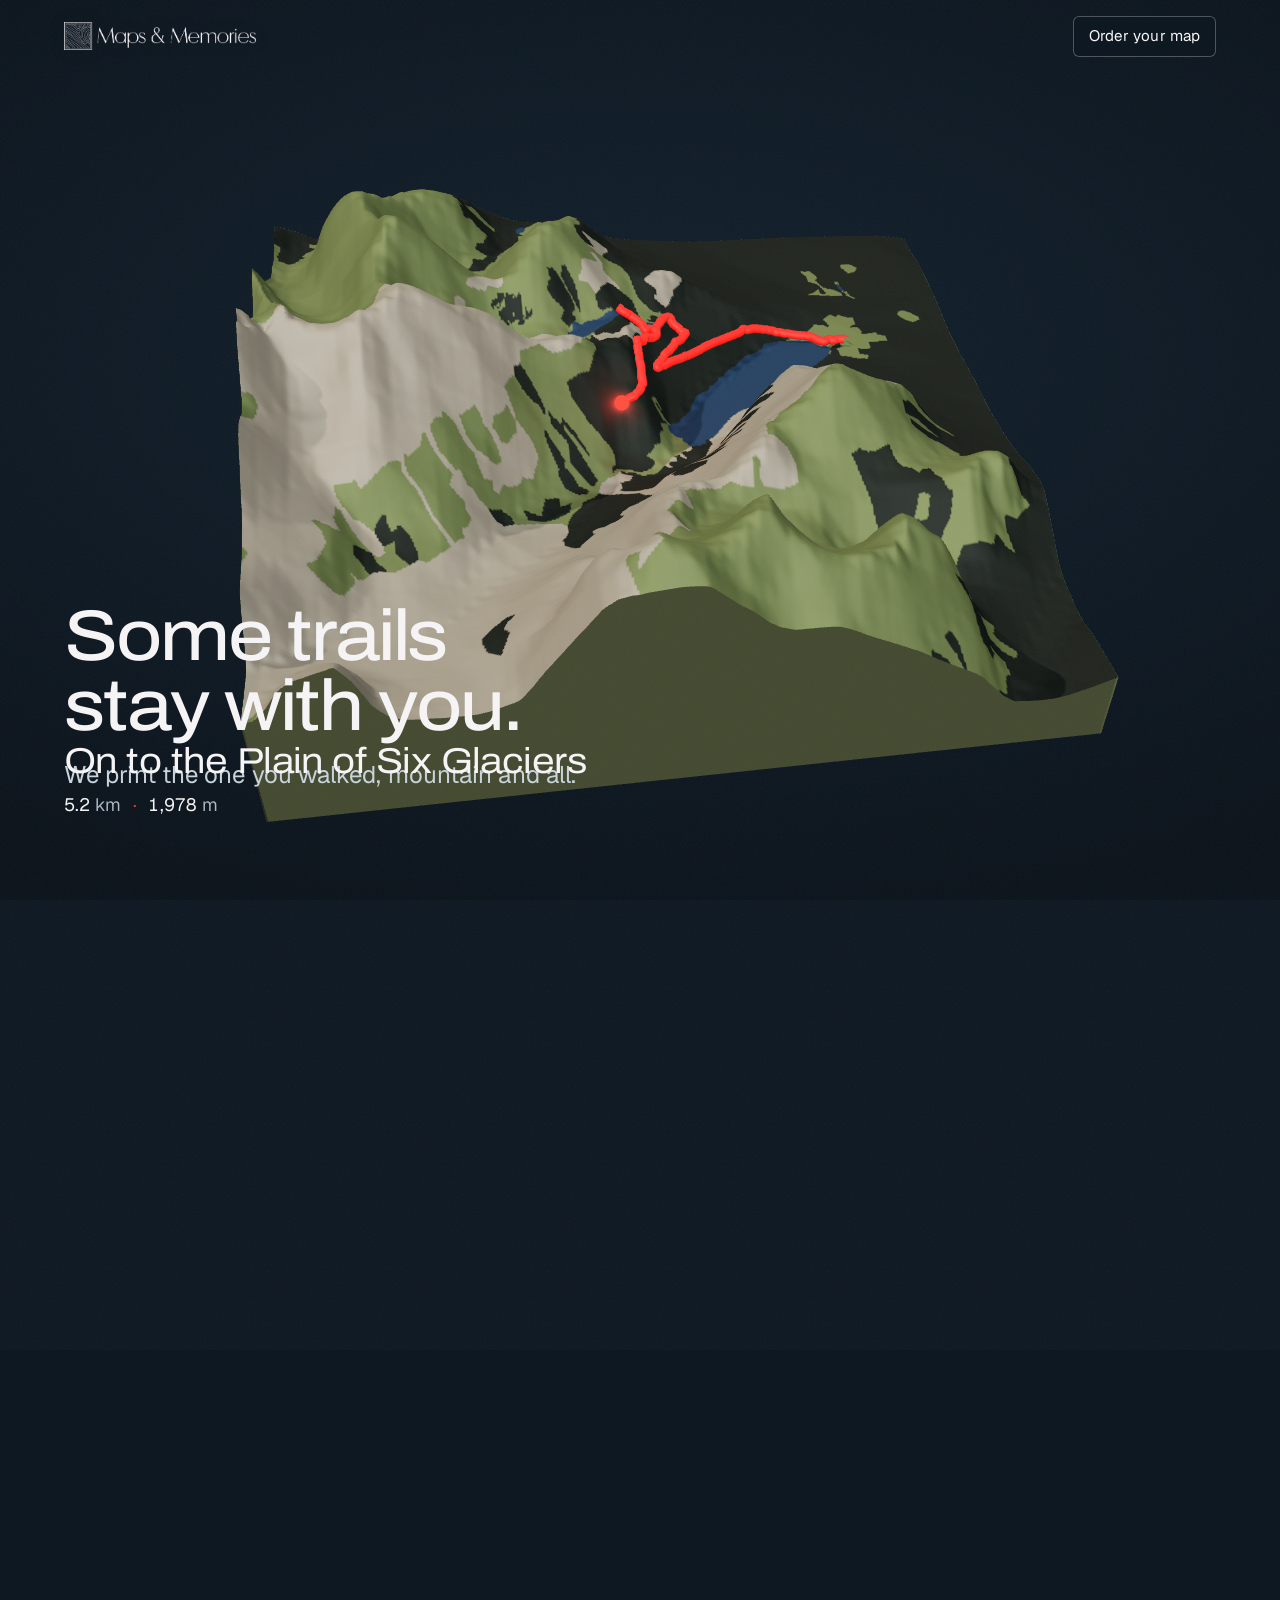
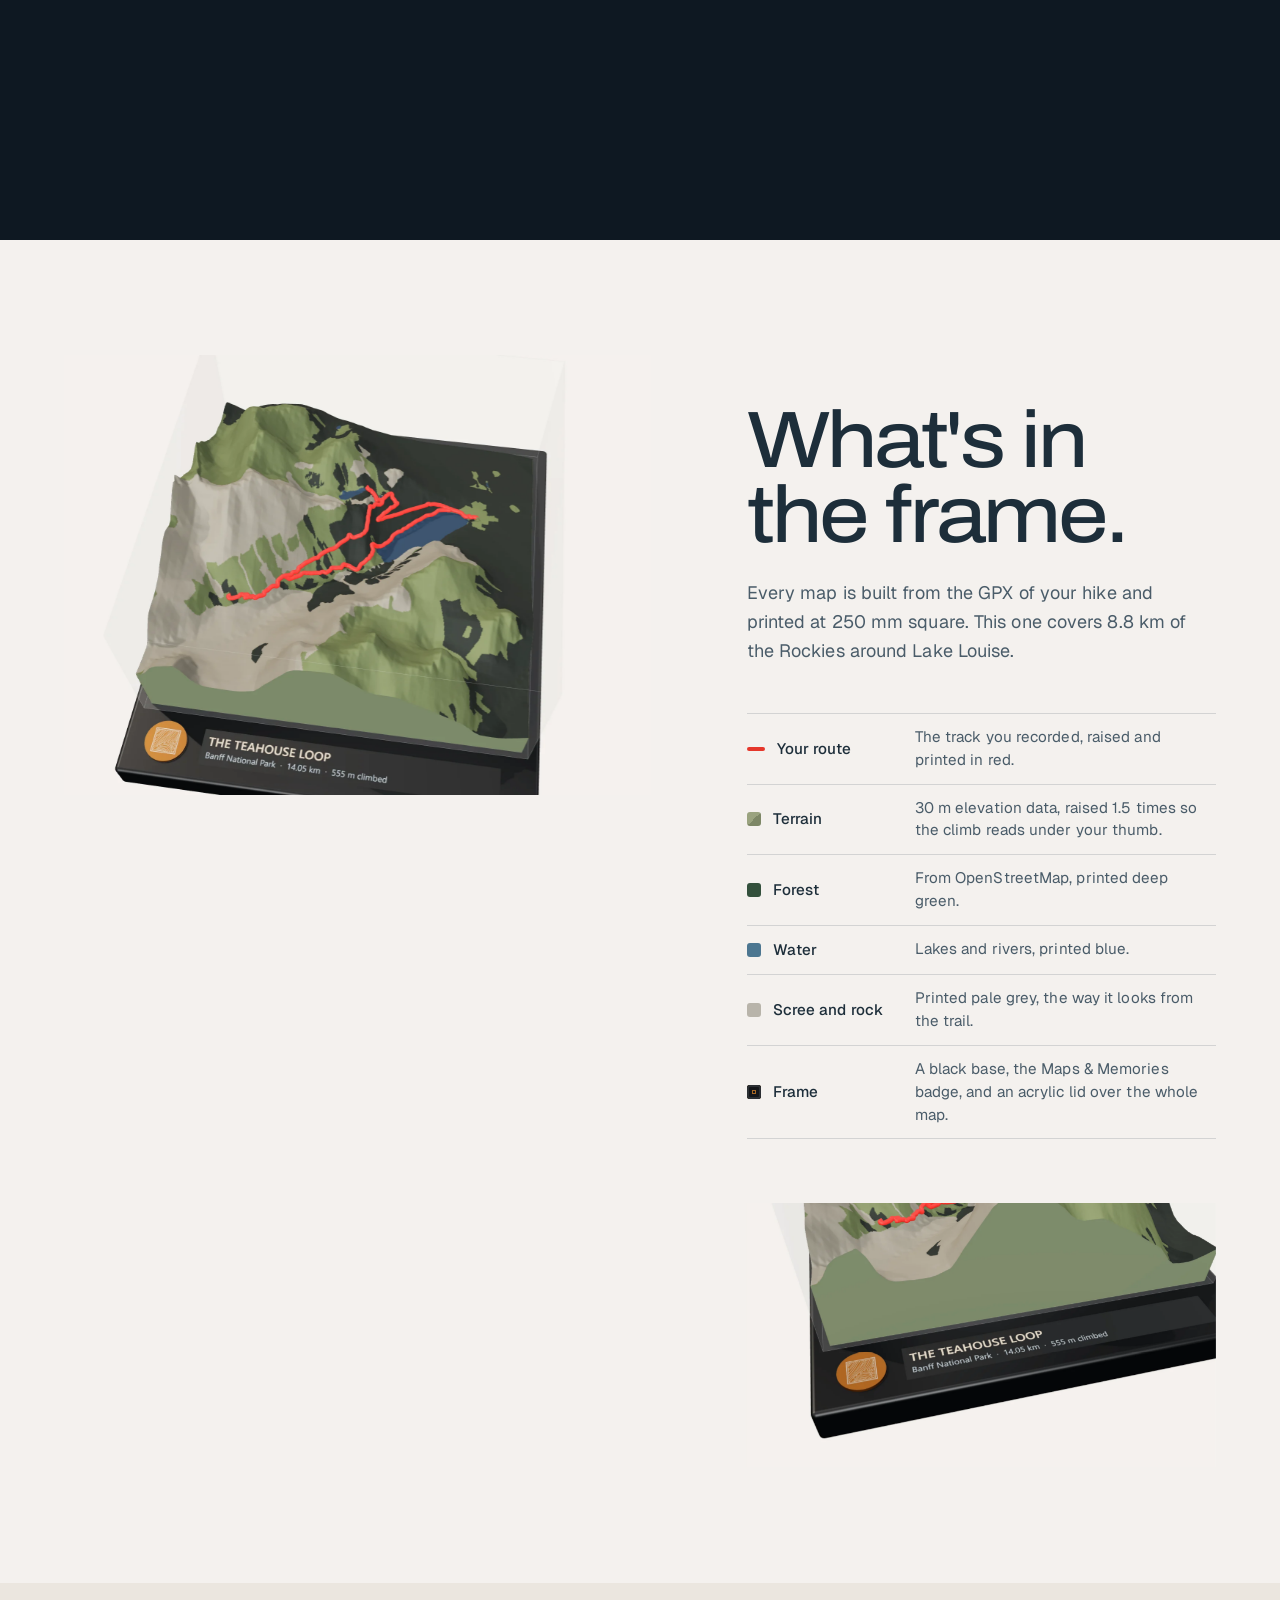
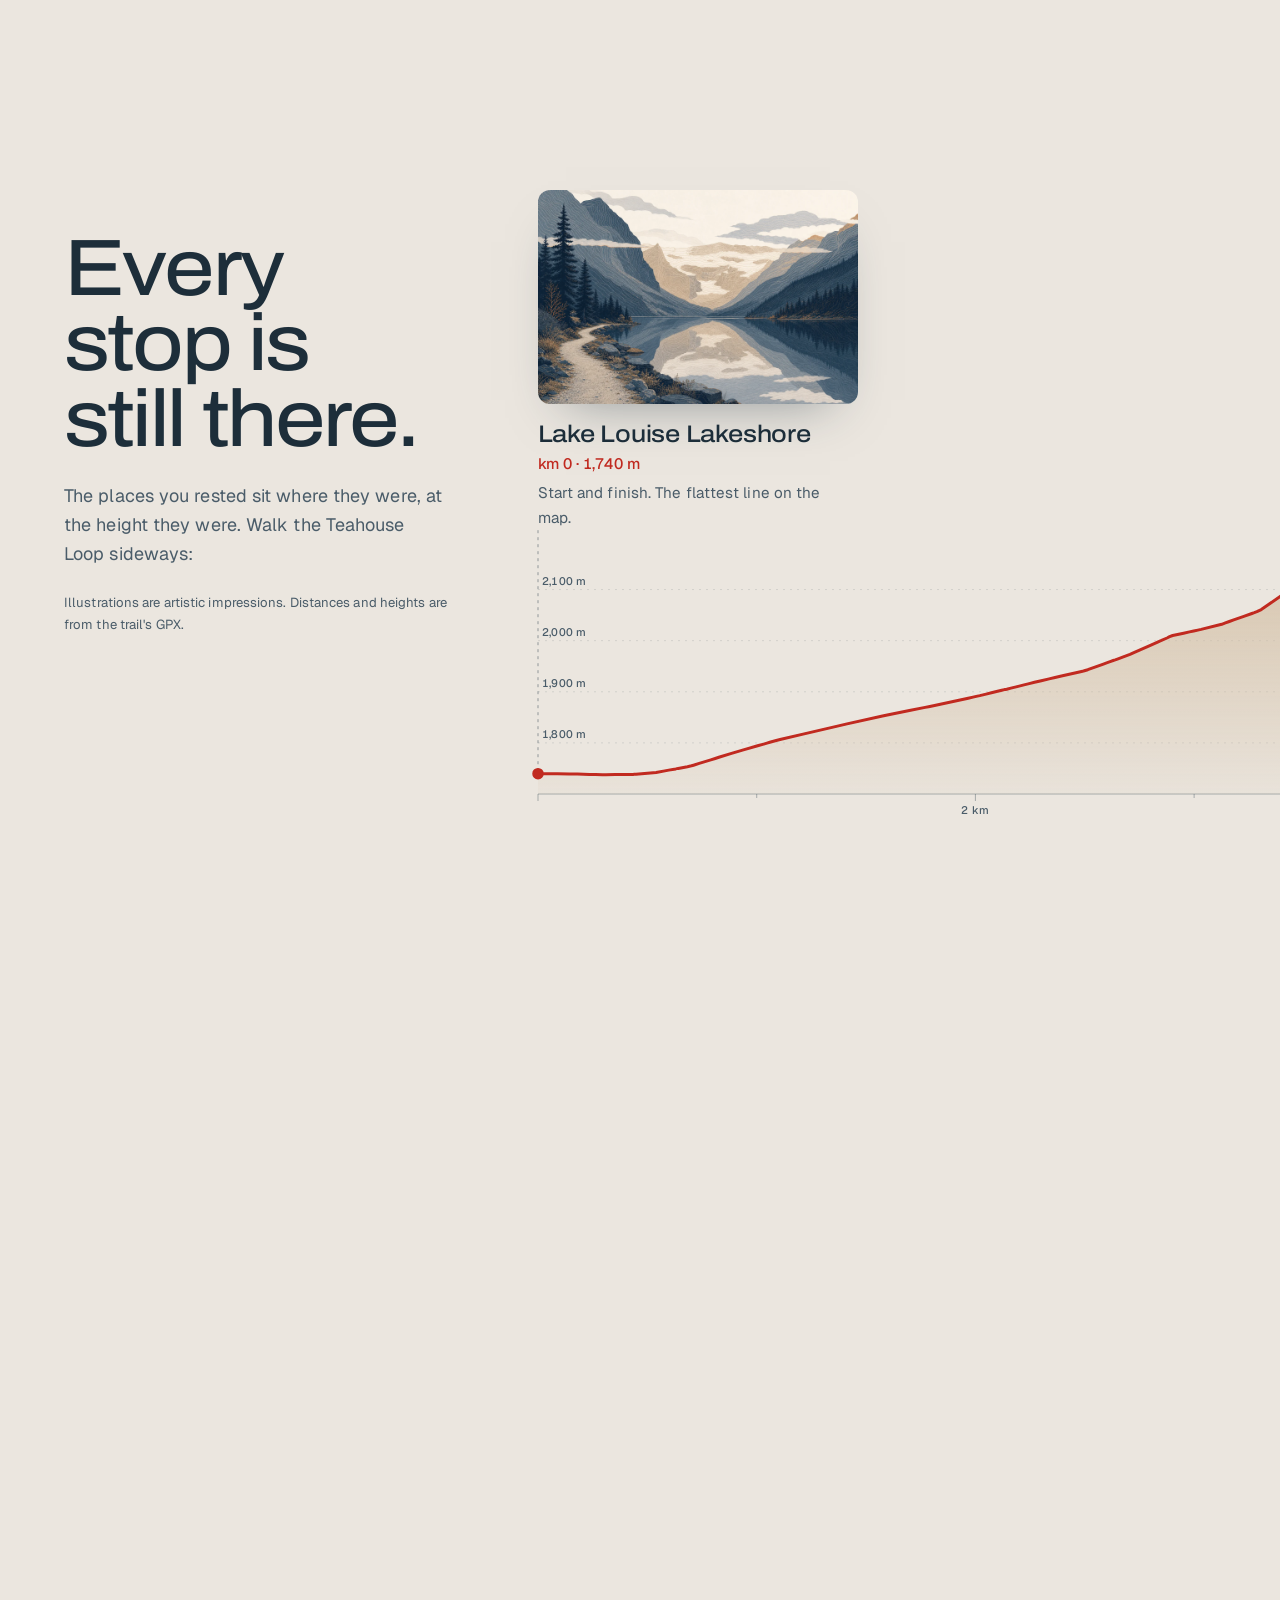
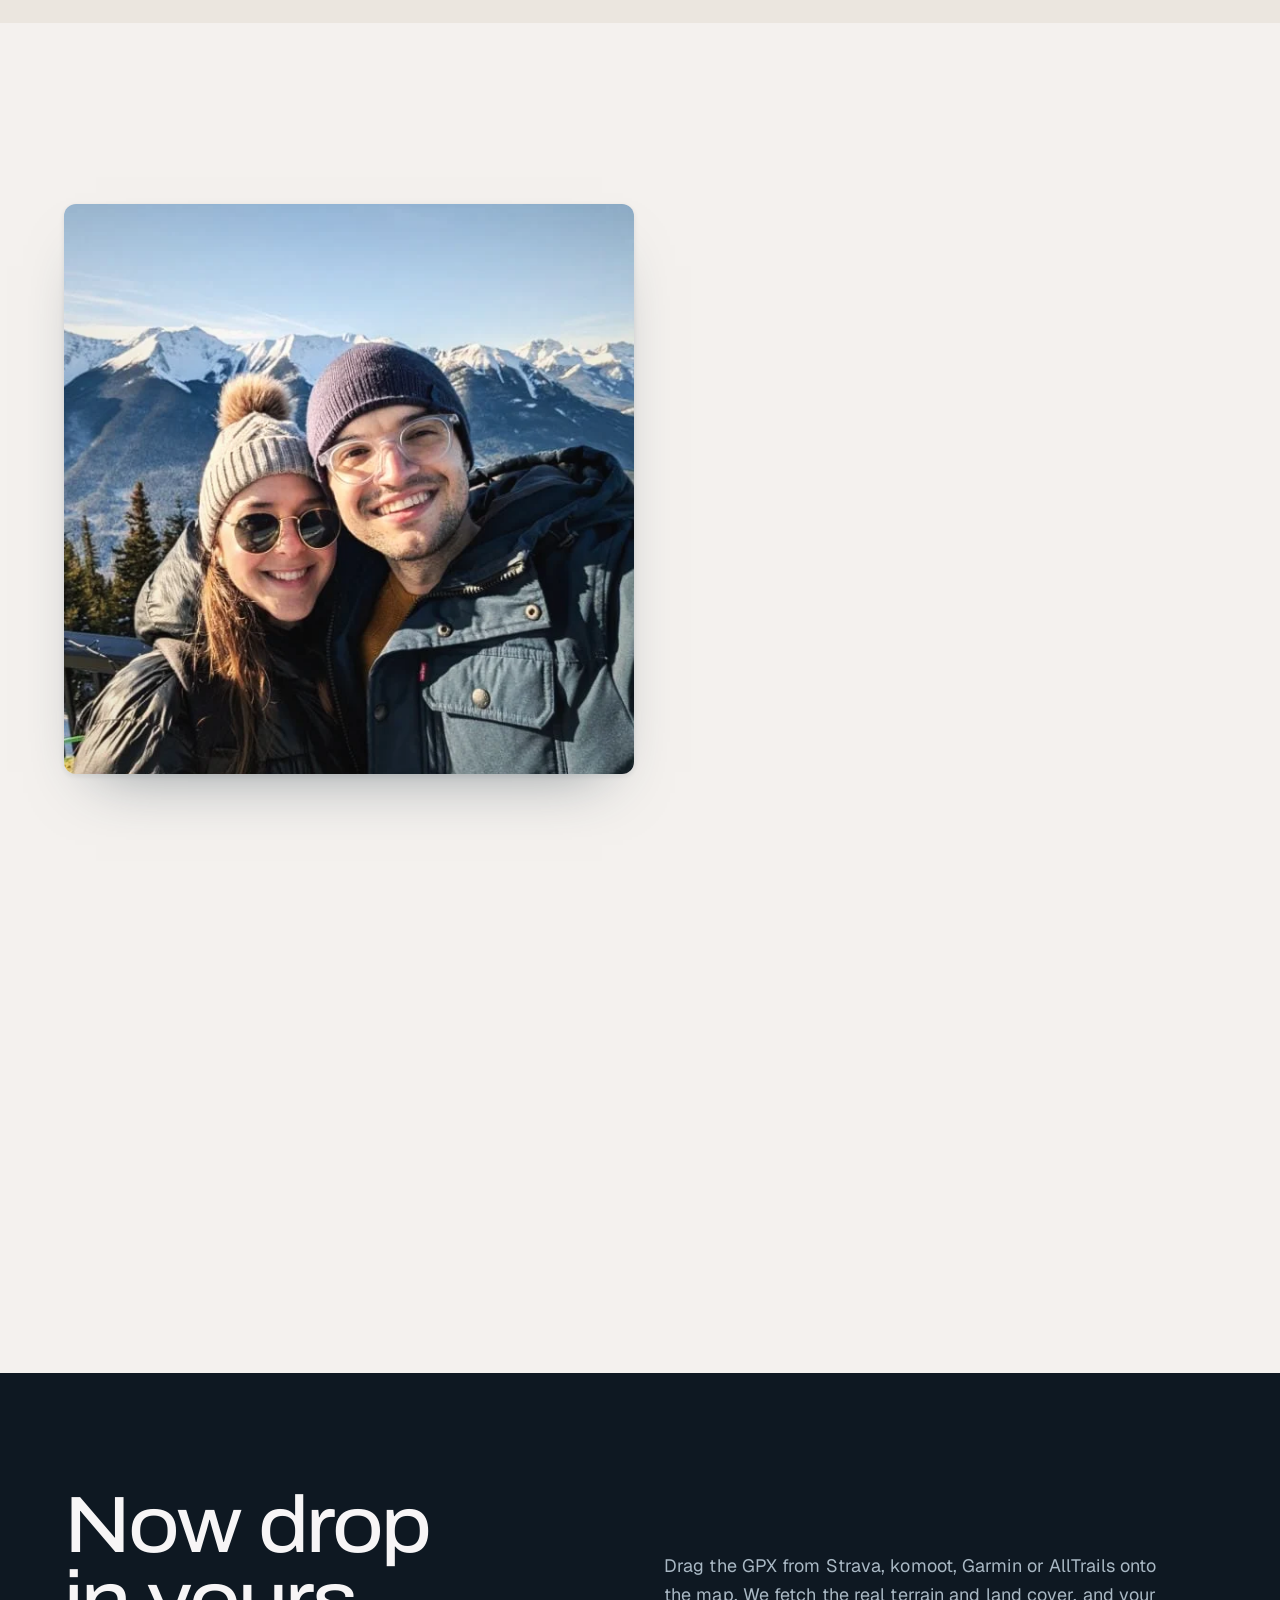
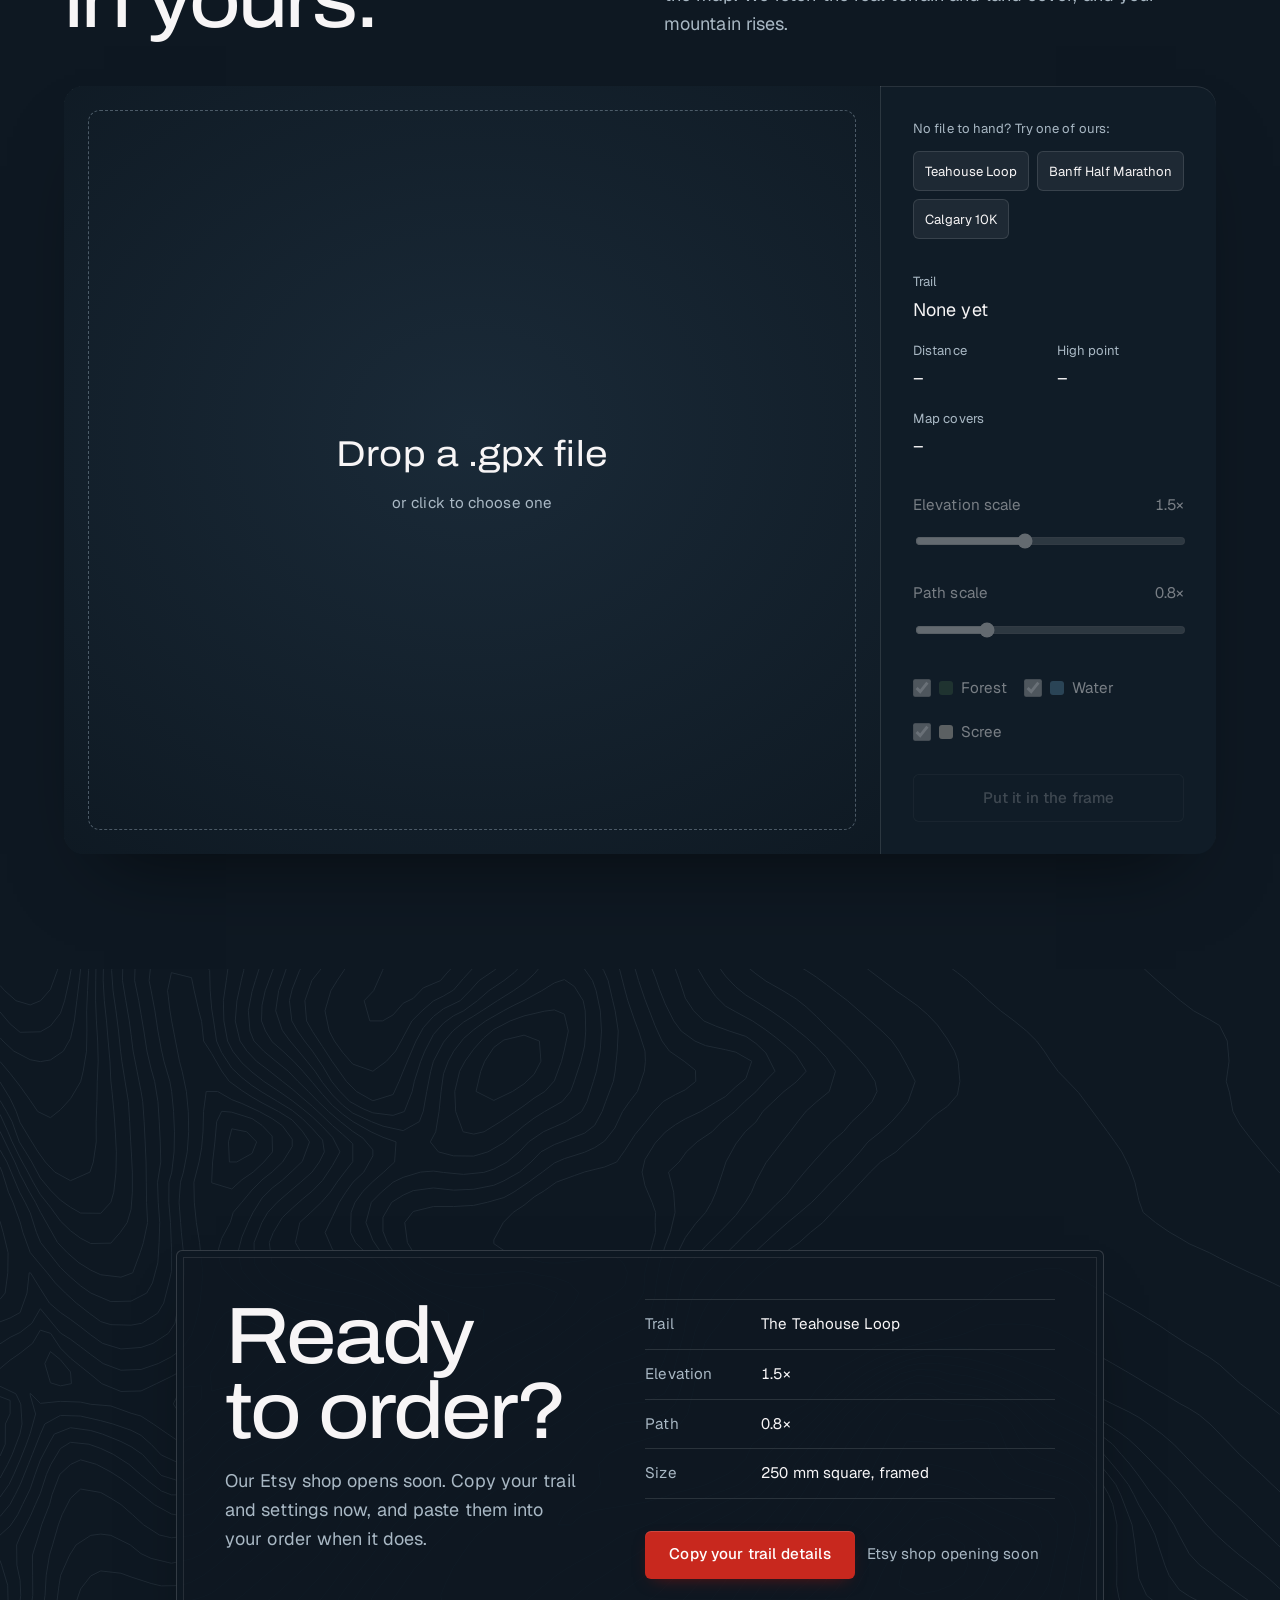
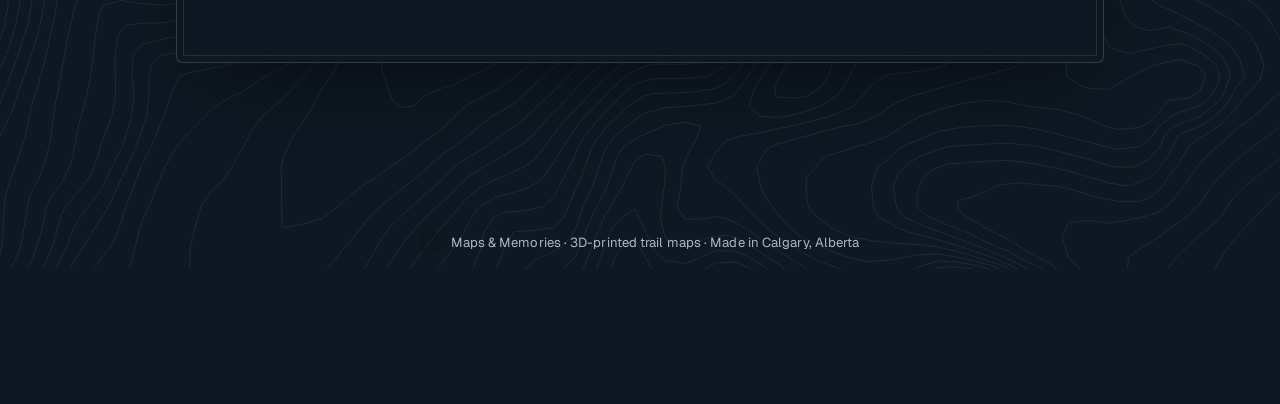
<file: index.html>
<!doctype html>
<html lang="en">
<head>
<meta charset="utf-8">
<meta name="viewport" content="width=device-width, initial-scale=1, viewport-fit=cover">
<title>Maps &amp; Memories · Your trail, framed</title>
<meta name="description" content="3D-printed terrain maps of the trails you hiked. Your route raised in red over the real mountain, in a black frame under an acrylic lid.">
<link rel="icon" href="assets/mark.png">
<link rel="preconnect" href="https://fonts.googleapis.com">
<link rel="preconnect" href="https://fonts.gstatic.com" crossorigin>
<link href="https://fonts.googleapis.com/css2?family=Archivo:wdth,wght@100..125,300..700&family=Geist:wght@300..600&display=swap" rel="stylesheet">
<link rel="stylesheet" href="scrollcraft.css">
<link rel="stylesheet" href="css/site.css">
<script type="importmap">{ "imports": { "three": "./vendor/three.module.js" } }</script>
</head>
<body>

<a class="skip" href="#yours">Skip to drop your GPX</a>
<div class="sc-grain" aria-hidden="true"></div>

<!-- The collar: wordmark, one action, and the trail itself as the page's position. -->
<header class="collar">
  <a class="collar__mark" href="#top" aria-label="Maps &amp; Memories, back to top">
    <img src="assets/wordmark-light.png" width="2012" height="291" alt="Maps &amp; Memories">
  </a>
  <a class="collar__cta" href="#order" data-etsy>Order your map</a>
</header>

<nav class="route" aria-label="The Teahouse Loop, as this page">
  <svg class="route__svg" viewBox="0 0 60 1000" preserveAspectRatio="none" aria-hidden="true">
    <path class="route__ghost" d=""/>
    <path class="route__live" d=""/>
  </svg>
  <span class="route__head" aria-hidden="true"></span>
  <ol class="route__stops">
    <li><a href="#top" data-km="0"><span>Lake Louise</span><em>1,740 m</em></a></li>
    <li><a href="#inside" data-km="3.62"><span>Lake Agnes Tea House</span><em>2,124 m</em></a></li>
    <li><a href="#places" data-km="8.15"><span>Plain of Six Glaciers</span><em>2,058 m</em></a></li>
    <li><a href="#order" data-km="12.13"><span>Back at the lake</span><em>1,740 m</em></a></li>
  </ol>
</nav>

<main>

  <!-- 1 · Mystery, then the object. One pinned stage; the map rises, the trail carves,
       the frame and lid close over it. -->
  <section id="top" class="hero" data-sc-act="pin" data-sc-span="5.6">
    <div data-sc-stage class="hero__stage">
      <picture><source media="(max-width: 860px)" srcset="assets/poster-mobile.webp"><img class="hero__poster" src="assets/poster-desktop.webp" alt="The Teahouse Loop map in its black frame under an acrylic lid, the trail raised in red." width="1920" height="1080"></picture>
      <div class="hero__contours hero__contours--far" aria-hidden="true"><img src="assets/contour-far.svg" alt=""></div>
      <canvas class="hero__gl" aria-hidden="true"></canvas>
      <div class="hero__contours hero__contours--mid" aria-hidden="true"><img src="assets/contour-mid.svg" alt=""></div>
      <div class="hero__contours hero__contours--near" aria-hidden="true"><img src="assets/contour-near.svg" alt=""></div>

      <div class="hero__open" data-sc-cue="0 0.17 0 0.06">
        <h1 class="sc-display hero__title">Some trails stay with you.</h1>
        <p class="hero__sub">We print the one you walked, mountain and all.</p>
      </div>

      <div class="hero__readout" aria-hidden="true">
        <p class="readout__place">Lake Louise Lakeshore</p>
        <p class="readout__nums"><span class="readout__km">0.0</span> km <span class="readout__dot">·</span> <span class="readout__ele">1,740</span> m</p>
      </div>

      <div class="hero__close" data-sc-cue="0.79 1.6 0.1 0">
        <h2 class="sc-display hero__title hero__title--close">The Teahouse Loop, kept.</h2>
        <p class="hero__sub">14.05 km from Lake Louise to two teahouses and back, raised in red over the real terrain. Black frame, acrylic lid.</p>
        <a class="btn" href="#order" data-etsy>Order your map</a>
      </div>
    </div>
  </section>

  <!-- 2 · Intimacy: the piece up close, said like a map legend. -->
  <section id="inside" class="inside ground-light" data-sc-act="flow">
    <div class="sc-wrap inside__grid">
      <figure class="inside__fig" data-sc-reveal="up" data-sc-reveal-at="0.12 0.5">
        <img src="assets/detail-top.webp" width="1600" height="1200" alt="The Teahouse Loop map from above: Lake Louise and Lake Agnes in blue, forest in dark green, scree in pale grey, the trail in red.">
      </figure>
      <div class="inside__text">
        <h2 class="sc-display inside__h">What's in the frame.</h2>
        <p class="sc-body">Every map is built from the GPX of your hike and printed at 250 mm square. This one covers 8.8 km of the Rockies around Lake Louise.</p>
        <dl class="legend" data-sc-in data-sc-stagger="60">
          <div><dt><i class="sw sw--trail"></i>Your route</dt><dd>The track you recorded, raised and printed in red.</dd></div>
          <div><dt><i class="sw sw--relief"></i>Terrain</dt><dd>30 m elevation data, raised 1.5 times so the climb reads under your thumb.</dd></div>
          <div><dt><i class="sw sw--forest"></i>Forest</dt><dd>From OpenStreetMap, printed deep green.</dd></div>
          <div><dt><i class="sw sw--water"></i>Water</dt><dd>Lakes and rivers, printed blue.</dd></div>
          <div><dt><i class="sw sw--scree"></i>Scree and rock</dt><dd>Printed pale grey, the way it looks from the trail.</dd></div>
          <div><dt><i class="sw sw--frame"></i>Frame</dt><dd>A black base, the Maps &amp; Memories badge, and an acrylic lid over the whole map.</dd></div>
        </dl>
        <figure class="inside__plate" data-sc-reveal="left" data-sc-reveal-at="0.3 0.72">
          <img src="assets/detail-plaque.webp" width="1600" height="900" alt="Close view of the black frame's front edge: the copper Maps &amp; Memories badge beside the trail's name.">
        </figure>
      </div>
    </div>
  </section>

  <!-- 3 · Recognition: the stops on the loop, walked sideways. -->
  <section id="places" class="places ground-light" data-sc-act="pan" data-sc-span="3.6">
    <div data-sc-stage class="places__stage">
      <div class="places__rail" data-sc-pan="0">
        <div class="places__lead">
          <h2 class="sc-display places__h">Every stop is still there.</h2>
          <p class="sc-body">The places you rested sit where they were, at the height they were. Walk the Teahouse Loop sideways:</p>
          <p class="places__note">Illustrations are artistic impressions. Distances and heights are from the trail's GPX.</p>
        </div>

        <div class="strip" data-strip>
          <article class="stop" data-km="0">
            <picture><source media="(max-width: 700px)" srcset="assets/il1-m.webp"><img src="assets/il1.webp" width="1536" height="1024" alt="Illustration: Lake Louise from the lakeshore path, the still lake mirroring the Victoria Glacier." loading="lazy"></picture>
            <h3>Lake Louise Lakeshore</h3>
            <p class="stop__nums">km 0 · 1,740 m</p>
            <p>Start and finish. The flattest line on the map.</p>
          </article>
          <article class="stop" data-km="3.62">
            <picture><source media="(max-width: 700px)" srcset="assets/il2-m.webp"><img src="assets/il2.webp" width="1536" height="1024" alt="Illustration: Lake Agnes beneath the Big Beehive, a small tea house with a lit window at the water&#39;s edge." loading="lazy"></picture>
            <h3>Lake Agnes Tea House</h3>
            <p class="stop__nums">km 3.6 · 2,124 m</p>
            <p>The high point of the loop. The steepest red on the print.</p>
          </article>
          <article class="stop" data-km="8.15">
            <picture><source media="(max-width: 700px)" srcset="assets/il3-m.webp"><img src="assets/il3.webp" width="1536" height="1024" alt="Illustration: The Plain of Six Glaciers trail crossing grey moraine toward hanging glacier ice, one hiker on the path." loading="lazy"></picture>
            <h3>Plain of Six Glaciers Tea House</h3>
            <p class="stop__nums">km 8.2 · 2,058 m</p>
            <p>Moraine and ice at the head of the valley, printed as scree.</p>
          </article>
          <div class="stop stop--end" data-km="14.05">
            <h3>Back at the lake</h3>
            <p class="stop__nums">km 14.05 · 1,740 m</p>
            <p>555 m climbed, all of it on the map.</p>
          </div>

          <figure class="profile" aria-label="Elevation profile of the Teahouse Loop: from 1,740 m at Lake Louise up to 2,124 m at Lake Agnes, 2,058 m at the Plain of Six Glaciers, and back down over 14.05 km.">
            <svg class="profile__svg" aria-hidden="true">
              <defs><linearGradient id="profile-fill" x1="0" y1="0" x2="0" y2="1"><stop offset="0" stop-color="#d2bda2" stop-opacity="0.75"/><stop offset="1" stop-color="#d2bda2" stop-opacity="0.08"/></linearGradient></defs>
              <g class="profile__grid"></g>
              <path class="profile__area" fill="url(#profile-fill)"/>
              <g class="profile__leaders"></g>
              <path class="profile__ghost"/>
              <path class="profile__live"/>
              <g class="profile__marks"></g>
              <circle class="profile__dot" r="6"/>
            </svg>
            <p class="profile__readout" aria-hidden="true"><span data-pkm>0.0</span> km · <span data-pele>1,740</span> m</p>
          </figure>
        </div>
      </div>
    </div>
  </section>

  <!-- Belonging: the family behind the maps. Pinned on desktop (lines rise in while the
       photo settles); plain flow on phones, where the copy needs the room. -->
  <section id="about" class="about ground-light" data-sc-act="pin" data-sc-span="1.5">
    <div data-sc-stage class="about__stage">
      <figure class="about__photo">
        <picture>
          <img src="assets/couple.webp" width="640" height="640" loading="lazy"
               alt="The two of us in winter hats, smiling at a lookout above Banff with snowy peaks behind.">
        </picture>
      </figure>
      <div class="about__text">
        <h2 class="sc-display about__h" data-sc-cue="0">Made in Calgary, by a family that loves the mountains.</h2>
        <p class="sc-body" data-sc-cue="0.06">We&rsquo;re a Brazilian-Canadian family of four living in Calgary. Most weekends, we&rsquo;re out in the mountains: by a lake in Kananaskis, at a teahouse above Lake Louise, or on a trail where we keep telling the kids we&rsquo;re almost there.</p>
        <p class="sc-body" data-sc-cue="0.13">Those days go by fast. The kids grow up, the hikes start to blend together, and the photos stay on our phones. So we started printing our trails: the real mountain, at its real height, with our path marked in red.</p>
        <p class="sc-body" data-sc-cue="0.2">Now we make them for you.</p>
        <p class="about__local" data-sc-cue="0.26">
          <img src="assets/badge.webp" width="512" height="512" alt="" class="about__mark">
          <span>Every map is designed, 3D-printed and framed by our family here in Calgary, Alberta. Start to finish.</span>
        </p>
        <p class="about__sign" data-sc-cue="0.32">
          <span>See you out there.</span>
          <span class="flags">
            <svg class="flag" viewBox="0 0 20 10" role="img" aria-label="Flag of Canada"><rect width="20" height="10" fill="#fff"/><rect width="5" height="10" fill="#d52b1e"/><rect x="15" width="5" height="10" fill="#d52b1e"/><path d="M10 1.4l.7 1.4.9-.4-.3 1.9 1.3-1 .3.7 1.1-.2-.5 1.3.6.3-1.9 1.4.2.7-2.1-.3v1.4h-.6V7.3l-2.1.3.2-.7-1.9-1.4.6-.3-.5-1.3 1.1.2.3-.7 1.3 1-.3-1.9.9.4z" fill="#d52b1e"/></svg>
          </span>
        </p>
      </div>
    </div>
  </section>

  <!-- 4 · Wonder: the visitor's own trail, built live. -->
  <section id="yours" class="yours" data-sc-act="flow">
    <div class="sc-wrap yours__grid">
      <div class="yours__intro">
        <h2 class="sc-display yours__h">Now drop in yours.</h2>
        <p class="sc-body">Drag the GPX from Strava, komoot, Garmin or AllTrails onto the map. We fetch the real terrain and land cover, and your mountain rises.</p>
      </div>

      <div class="surface" data-state="empty">
        <div class="surface__view">
          <canvas class="surface__gl" aria-label="3D preview of your map"></canvas>
          <label class="drop" for="gpx-file">
            <input id="gpx-file" type="file" accept=".gpx,application/gpx+xml" class="drop__input">
            <span class="drop__title">Drop a .gpx file</span>
            <span class="drop__or">or click to choose one</span>
          </label>
          <p class="surface__status" role="status" aria-live="polite"></p>
        </div>

        <div class="surface__panel">
          <div class="samples">
            <span class="samples__label">No file to hand? Try one of ours:</span>
            <button type="button" class="chip" data-sample="assets/teahouse-loop.gpx">Teahouse Loop</button>
            <button type="button" class="chip" data-sample="assets/sample-banff-half.gpx">Banff Half Marathon</button>
            <button type="button" class="chip" data-sample="assets/sample-calgary-10k.gpx">Calgary 10K</button>
          </div>

          <dl class="surface__stats" aria-live="polite">
            <div><dt>Trail</dt><dd data-stat="name">None yet</dd></div>
            <div><dt>Distance</dt><dd data-stat="km">–</dd></div>
            <div><dt>High point</dt><dd data-stat="high">–</dd></div>
            <div><dt>Map covers</dt><dd data-stat="extent">–</dd></div>
          </dl>

          <fieldset class="tune" disabled>
            <legend class="sr">Tune the print</legend>
            <label class="slider"><span>Elevation scale <output data-out="elev">1.5×</output></span>
              <input type="range" name="elev" min="0.5" max="3" step="0.1" value="1.5"></label>
            <label class="slider"><span>Path scale <output data-out="path">0.8×</output></span>
              <input type="range" name="path" min="0.4" max="2" step="0.1" value="0.8"></label>
            <div class="toggles">
              <label class="tog"><input type="checkbox" name="forest" checked><i class="sw sw--forest"></i>Forest</label>
              <label class="tog"><input type="checkbox" name="water" checked><i class="sw sw--water"></i>Water</label>
              <label class="tog"><input type="checkbox" name="scree" checked><i class="sw sw--scree"></i>Scree</label>
            </div>
            <button type="button" class="btn btn--ghost" data-frame aria-pressed="false">Put it in the frame</button>
          </fieldset>
        </div>
      </div>
    </div>
  </section>

  <!-- 5 · Resolve: the order plate, carrying their trail. Last element on the page. -->
  <section id="order" class="order" data-sc-act="pin" data-sc-span="1.15">
    <div data-sc-stage class="order__stage">
      <div class="contour-bg" aria-hidden="true"><img src="assets/contour-all.svg" alt=""></div>
      <div class="plate">
        <div class="plate__head">
          <h2 class="sc-display plate__h">Ready to order?</h2>
          <p class="sc-body" data-etsy-lede>Our Etsy shop opens soon. Copy your trail and settings now, and paste them into your order when it does.</p>
        </div>
        <dl class="plate__spec">
          <div><dt>Trail</dt><dd data-order="name">The Teahouse Loop</dd></div>
          <div><dt>Elevation</dt><dd data-order="elev">1.5×</dd></div>
          <div><dt>Path</dt><dd data-order="path">0.8×</dd></div>
          <div><dt>Size</dt><dd>250 mm square, framed</dd></div>
        </dl>
        <div class="plate__foot">
          <button type="button" class="btn" data-copy>Copy your trail details</button>
          <p class="plate__soon" data-etsy-soon>Etsy shop opening soon</p>
          <p class="plate__msg" role="status" aria-live="polite"></p>
        </div>
      </div>
      <footer class="foot">
        <img src="assets/mark.png" width="626" height="626" alt="" class="foot__mark">
        <p>Maps &amp; Memories · 3D-printed trail maps · Made in Calgary, Alberta</p>
      </footer>
    </div>
  </section>

</main>

<noscript><style>.hero__poster{opacity:1}.hero__contours,.hero__gl{display:none}</style></noscript>
<script src="scrollcraft.js"></script>
<script type="module" src="js/app.js"></script>
</body>
</html>
</file>
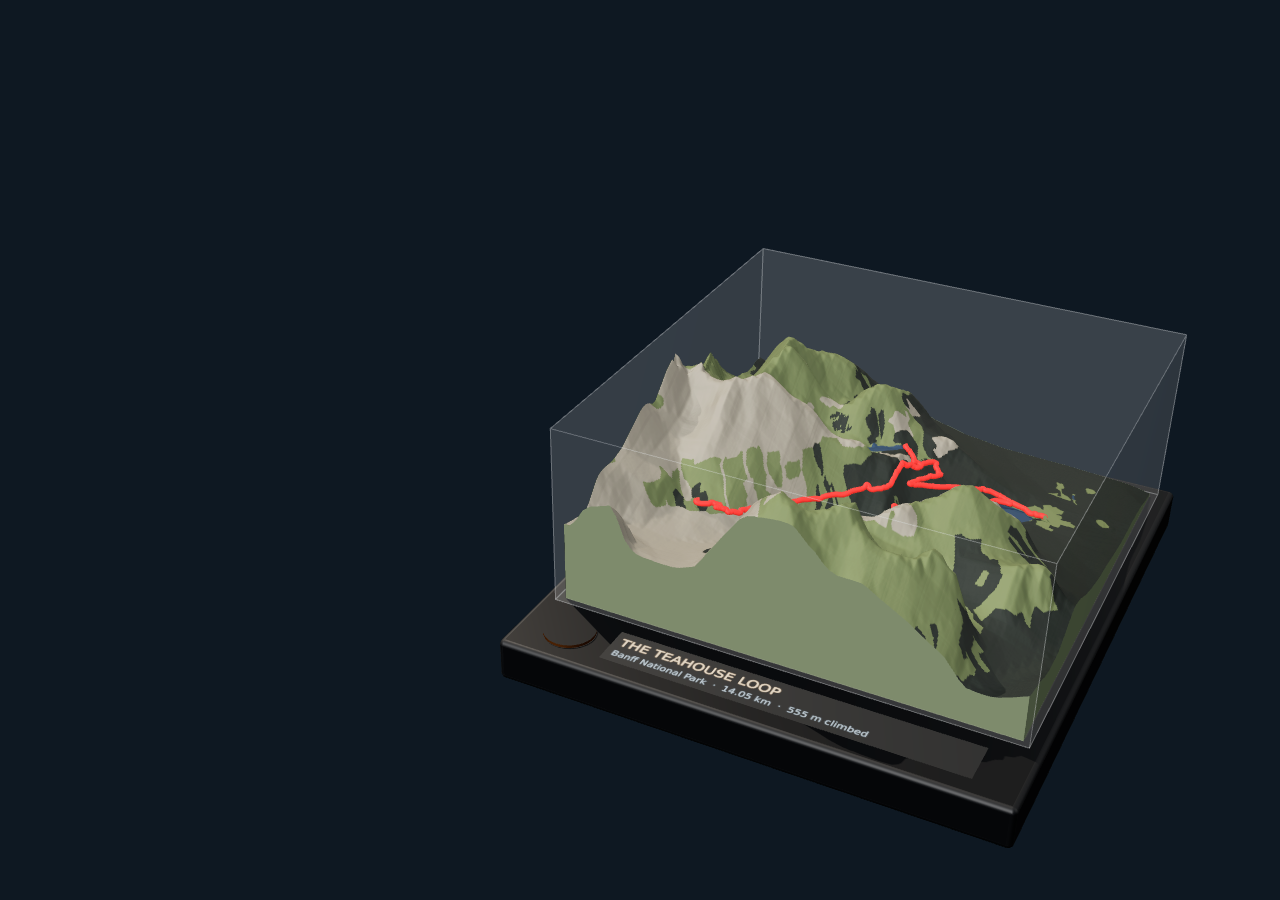
<file: tools/capture.html>
<!doctype html><html><head><meta charset="utf-8">
<link href="https://fonts.googleapis.com/css2?family=Archivo:wdth,wght@100..125,300..700&family=Geist:wght@300..600&display=swap" rel="stylesheet">
<script type="importmap">{ "imports": { "three": "/vendor/three.module.js" } }</script>
<style>html,body{margin:0;height:100%;overflow:hidden}canvas{width:100vw;height:100vh;display:block}</style></head>
<body><canvas id="c"></canvas><script type="module">
import { MapScene, paintColours } from '/js/terrain.js';
await document.fonts.ready;
const q=new URLSearchParams(location.search);document.body.style.background=q.get('bg')||'#0e1822';
const [h,m,meta]=await Promise.all([fetch('/data/teahouse-height.bin').then(r=>r.arrayBuffer()),fetch('/data/teahouse-mat.bin').then(r=>r.arrayBuffer()),fetch('/data/teahouse.json').then(r=>r.json())]);
const s=new MapScene(document.getElementById('c'),{maxDpr:2});
s.setTerrain({n:meta.grid,heights:new Float32Array(h),colours:paintColours(new Uint8Array(m),meta.grid),trail:meta.trail.map(p=>[p[0],p[1]]),baseScale:1.5,title:'The Teahouse Loop',line:'Banff National Park  ·  14.05 km  ·  555 m climbed'});
const st=JSON.parse(q.get('st')||'{"frame":1,"lid":1}');s.set(st);
const v=(q.get('v')||'28,30,960,-135,36,22').split(',').map(Number);s.view(...v);
setTimeout(()=>{s.render(true);document.title='ready'},400);
</script></body></html>
</file>
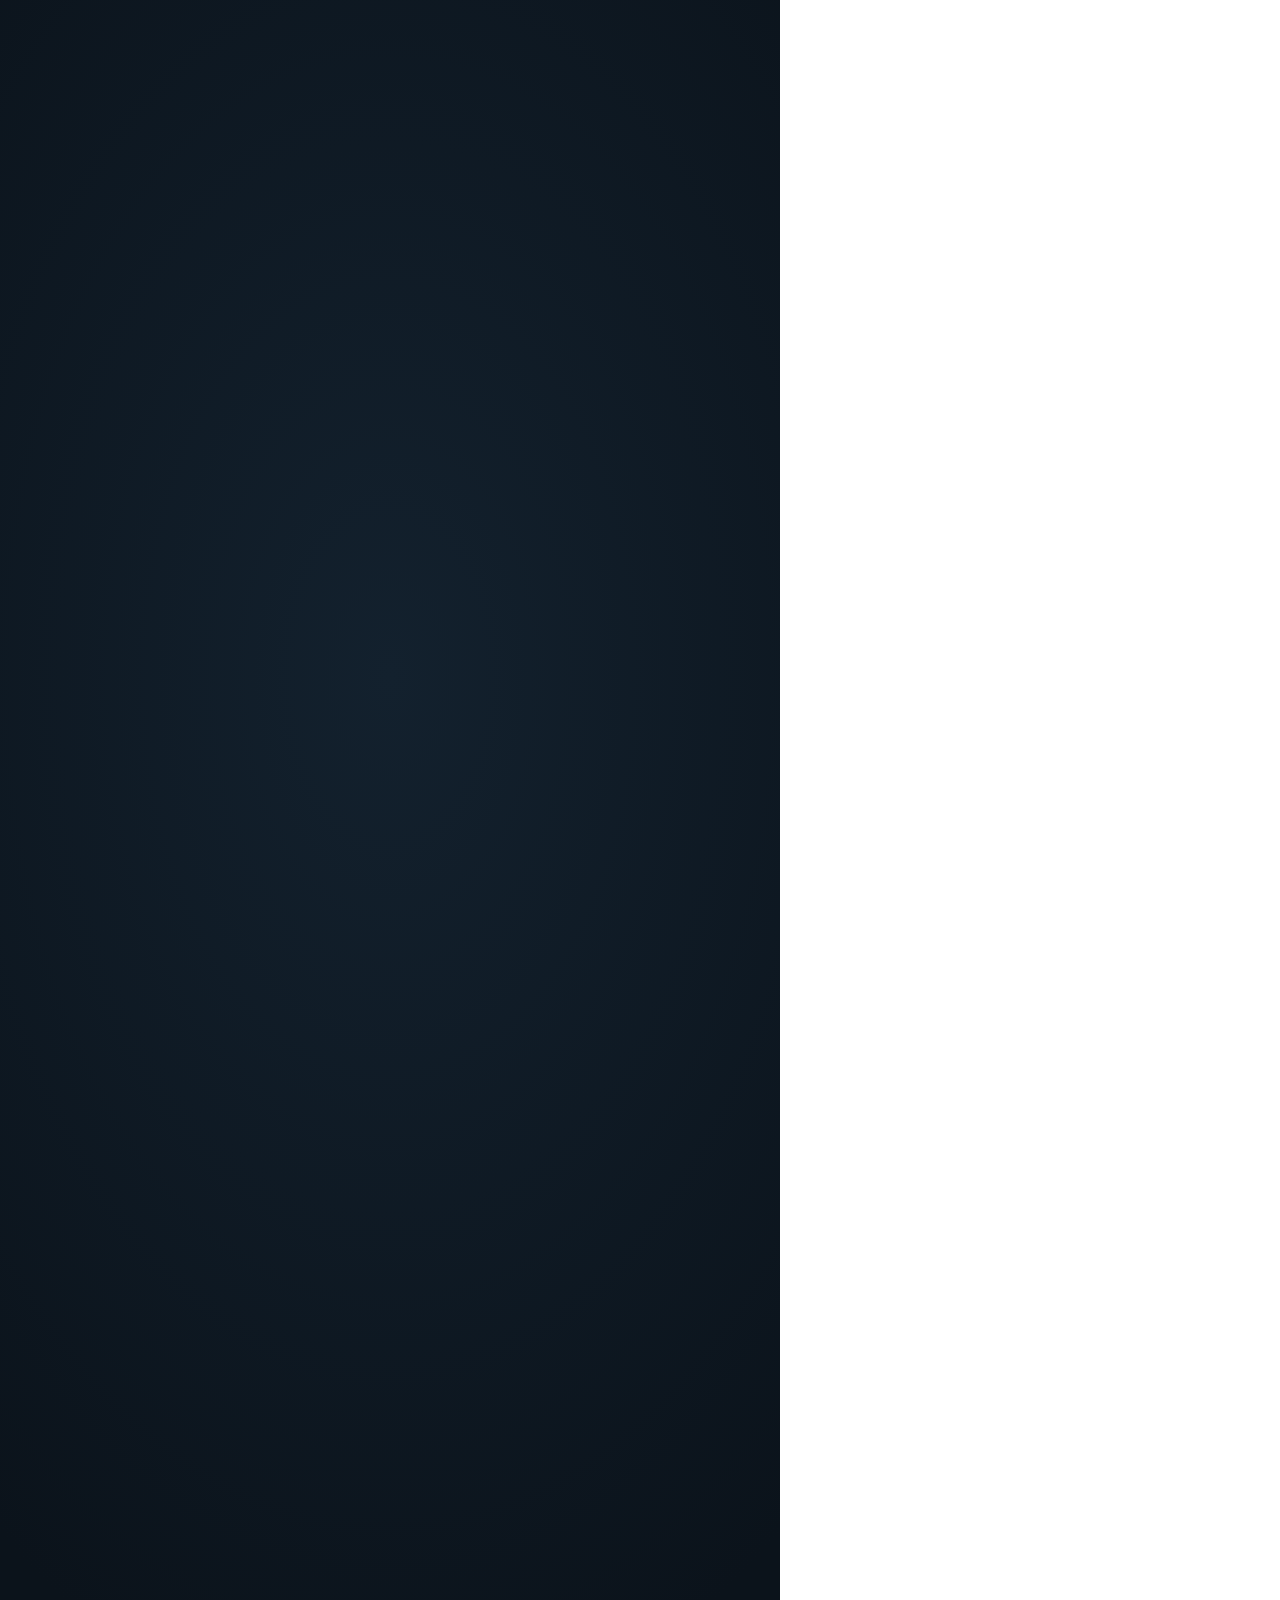
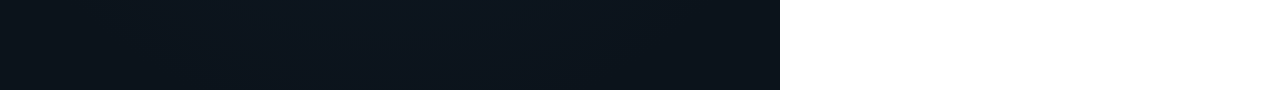
<file: tools/frames.html>
<!doctype html><html><head><meta charset="utf-8">
<link href="https://fonts.googleapis.com/css2?family=Archivo:wdth,wght@100..125,300..700&family=Geist:wght@300..600&display=swap" rel="stylesheet">
<script type="importmap">{ "imports": { "three": "/vendor/three.module.js" } }</script>
<style>html,body{margin:0;overflow:hidden}
#stage{position:relative;width:780px;height:1690px;background:radial-gradient(120% 90% at 50% 40%, #13212e 0%, #0b131b 70%)}
canvas{position:absolute;inset:0;width:100%;height:100%;display:block}</style></head>
<body><div id="stage"><canvas id="c"></canvas></div><script type="module">
// Renders the phone hero at any scroll position, for tools/frames.mjs to capture.
import { MapScene, paintColours } from '/js/terrain.js';
import { heroState, camAt, KEYS_PHONE } from '/js/hero-timeline.js';
await document.fonts.ready;
const [h, m, meta] = await Promise.all([fetch('/data/teahouse-height.bin').then(r => r.arrayBuffer()),
  fetch('/data/teahouse-mat.bin').then(r => r.arrayBuffer()), fetch('/data/teahouse.json').then(r => r.json())]);
const s = new MapScene(document.getElementById('c'), { maxDpr: 1 });
s.setTerrain({ n: meta.grid, heights: new Float32Array(h), colours: paintColours(new Uint8Array(m), meta.grid),
  trail: meta.trail.map(p => [p[0], p[1]]), baseScale: meta.elevScale,
  title: 'The Teahouse Loop', line: 'Banff National Park  ·  14.05 km  ·  555 m climbed' });
s.warm();
window.renderAt = p => { s.set(heroState(p)); s.view(...camAt(p, KEYS_PHONE)); s.render(true); };
setTimeout(() => { window.renderAt(0); document.title = 'ready'; }, 300);
</script></body></html>
</file>
<file: scrollcraft.css>
/* ============================================================================
   scrollcraft.css: the taste floor
   ----------------------------------------------------------------------------
   Two layers, and the split matters:

     TOKENS   what you override per brand. Colour roles, the type ramp, the
              spacing scale, elevation, motion. A brand is ~12 values.
     DEVICES  what the engine drives. Do not restyle these to taste; they are
              the mechanism. Style your own markup instead.

   Nothing here draws a "component". There are no card, badge, or pill classes,
   because a stylesheet that ships those is how every page built on it ends up
   with the same shapes. You get a floor and a vocabulary; the composition is
   yours.
   ========================================================================== */

/* ---------------------------------------------------------------- tokens -- */
:root {
  /* --- colour roles. Override these six and the page is rebranded. -------- */
  --sc-canvas:      #08090b;   /* the page ground. Drift interpolates this.   */
  --sc-surface:     #101217;   /* anything raised off the ground             */
  --sc-ink:         #f4f2ef;   /* primary text                               */
  --sc-ink-soft:    #9a9ba1;   /* secondary text. Tinted, never flat gray.   */
  --sc-accent:      #d8ff3e;   /* ONE accent. It owns a region, not confetti. */
  --sc-accent-ink:  #08090b;   /* text that sits on the accent               */

  --sc-hairline:    color-mix(in oklab, var(--sc-ink) 12%, transparent);
  --sc-hairline-strong: color-mix(in oklab, var(--sc-ink) 22%, transparent);

  /* --- type. Two families max. Display carries voice, text carries prose. - */
  --sc-font-display: "Instrument Sans", "Geist", system-ui, sans-serif;
  --sc-font-text:    "Geist", system-ui, sans-serif;
  --sc-font-mono:    "Geist Mono", ui-monospace, monospace;

  /* Fluid ramp. Tracking tightens as size grows because a face set at 6rem
     with 0 tracking reads loose; this is optical correction, not decoration. */
  --sc-t-xs:   clamp(0.75rem, 0.72rem + 0.15vw, 0.82rem);
  --sc-t-sm:   clamp(0.875rem, 0.84rem + 0.18vw, 0.95rem);
  --sc-t-base: clamp(1rem, 0.96rem + 0.22vw, 1.125rem);
  --sc-t-lg:   clamp(1.2rem, 1.1rem + 0.5vw, 1.5rem);
  --sc-t-xl:   clamp(1.6rem, 1.35rem + 1.2vw, 2.25rem);
  --sc-t-2xl:  clamp(2.1rem, 1.6rem + 2.4vw, 3.4rem);
  --sc-t-3xl:  clamp(2.8rem, 1.9rem + 4.2vw, 5rem);
  --sc-t-4xl:  clamp(3.4rem, 1.9rem + 6.6vw, 7.5rem);

  --sc-track-tight:  -0.035em;
  --sc-track-snug:   -0.02em;
  --sc-track-normal: -0.005em;
  --sc-track-wide:    0.08em;

  --sc-leading-none: 0.94;
  --sc-leading-tight: 1.06;
  --sc-leading-body: 1.62;

  --sc-measure: 62ch;

  /* --- space. 4px base: the useful middle steps an 8-only scale misses. --- */
  --sc-1: 0.25rem;  --sc-2: 0.5rem;   --sc-3: 0.75rem;  --sc-4: 1rem;
  --sc-5: 1.5rem;   --sc-6: 2rem;     --sc-7: 3rem;     --sc-8: 4rem;
  --sc-9: 6rem;     --sc-10: 8rem;    --sc-11: 12rem;

  /* Section rhythm is fluid so a phone doesn't inherit desktop air. */
  --sc-section: clamp(4.5rem, 9vw, 11rem);
  --sc-gutter:  clamp(1.25rem, 5vw, 5.5rem);
  --sc-maxw:    82rem;

  /* --- radius. Pick one scale for the page and hold it. ------------------- */
  --sc-r-sm: 6px;  --sc-r-md: 12px;  --sc-r-lg: 20px;  --sc-r-pill: 999px;

  /* --- elevation. Every shadow has an offset AND a soft blur, and is tinted
         to the canvas hue. A zero-offset coloured halo is decoration, not
         depth, so there isn't one here. ---------------------------------- */
  --sc-shadow-color: 220 40% 2%;
  --sc-e1: 0 1px 2px hsl(var(--sc-shadow-color) / 0.28),
           0 2px 6px -1px hsl(var(--sc-shadow-color) / 0.20);
  --sc-e2: 0 2px 4px hsl(var(--sc-shadow-color) / 0.24),
           0 8px 18px -4px hsl(var(--sc-shadow-color) / 0.30);
  --sc-e3: 0 4px 8px hsl(var(--sc-shadow-color) / 0.22),
           0 18px 40px -8px hsl(var(--sc-shadow-color) / 0.38),
           0 48px 90px -24px hsl(var(--sc-shadow-color) / 0.30);

  /* Edge light: a 1px top highlight sells a raised surface better than any
     amount of blur, because real raised things catch light on their lip. */
  --sc-edge: inset 0 1px 0 color-mix(in oklab, var(--sc-ink) 10%, transparent);

  /* --- motion. Built-in CSS easings are too weak for UI. ------------------ */
  --sc-ease-out:    cubic-bezier(0.23, 1, 0.32, 1);
  --sc-ease-in-out: cubic-bezier(0.77, 0, 0.175, 1);
  --sc-ease-drawer: cubic-bezier(0.32, 0.72, 0, 1);
  --sc-d-fast: 160ms;  --sc-d-base: 240ms;  --sc-d-slow: 420ms;

  --sc-z-stage: 1; --sc-z-copy: 20; --sc-z-chrome: 60;
}

/* --------------------------------------------------------------- reset -- */
*, *::before, *::after { box-sizing: border-box; }
html { -webkit-text-size-adjust: 100%; scroll-behavior: smooth; }
@media (prefers-reduced-motion: reduce) { html { scroll-behavior: auto; } }

body {
  margin: 0;
  background: var(--sc-canvas);
  color: var(--sc-ink);
  font-family: var(--sc-font-text);
  font-size: var(--sc-t-base);
  line-height: var(--sc-leading-body);
  letter-spacing: var(--sc-track-normal);
  -webkit-font-smoothing: antialiased;
  text-rendering: optimizeLegibility;
  font-synthesis-weight: none;
  overflow-x: clip;
}
img, video, canvas, svg { display: block; max-width: 100%; }
button, input, select, textarea { font: inherit; color: inherit; }

/* ------------------------------------------------- the browser surfaces --
   The parts you did not draw still carry the design. Selection, caret, focus
   ring, scrollbar and tabular numerals all ship with defaults that belong to no
   design system. Theming them is the cheapest signal that a page was built
   rather than assembled, and it is the step that gets skipped most reliably. */
::selection { background: var(--sc-accent); color: var(--sc-accent-ink); }
:root { caret-color: var(--sc-accent); accent-color: var(--sc-accent); }
:focus-visible {
  outline: 2px solid var(--sc-accent);
  outline-offset: 3px;
  border-radius: var(--sc-r-sm);
}
:where(a) { color: inherit; text-decoration-thickness: 1px; text-underline-offset: 0.22em; }
@supports (scrollbar-color: auto) {
  html { scrollbar-color: color-mix(in oklab, var(--sc-ink) 26%, transparent) transparent; scrollbar-width: thin; }
}
:where(table, .sc-nums, [data-sc-count]) { font-variant-numeric: tabular-nums; }

/* ----------------------------------------------------------- typography -- */
.sc-display {
  font-family: var(--sc-font-display);
  font-weight: 500;
  line-height: var(--sc-leading-none);
  letter-spacing: var(--sc-track-tight);
  text-wrap: balance;
  margin: 0;
}
.sc-display--xl { font-size: var(--sc-t-4xl); }
.sc-display--lg { font-size: var(--sc-t-3xl); }
.sc-display--md { font-size: var(--sc-t-2xl); letter-spacing: var(--sc-track-snug); }
.sc-lede {
  font-size: var(--sc-t-lg);
  line-height: 1.44;
  letter-spacing: var(--sc-track-snug);
  color: var(--sc-ink);
  max-width: 46ch;
  text-wrap: pretty;
  margin: 0;
}
.sc-body { max-width: var(--sc-measure); color: var(--sc-ink-soft); text-wrap: pretty; margin: 0; }
.sc-label {
  font-family: var(--sc-font-mono);
  font-size: var(--sc-t-xs);
  letter-spacing: var(--sc-track-wide);
  text-transform: uppercase;
  color: var(--sc-ink-soft);
}

/* ---------------------------------------------------------------- layout -- */
.sc-wrap { width: 100%; max-width: var(--sc-maxw); margin-inline: auto; padding-inline: var(--sc-gutter); }
.sc-section { padding-block: var(--sc-section); }
/* More space above a heading than below it: the gap belongs to the boundary,
   not to the pair. */
.sc-stack > * + * { margin-top: var(--sc-4); }
.sc-stack > :is(h1,h2,h3) { margin-top: var(--sc-7); }
.sc-stack > :is(h1,h2,h3):first-child { margin-top: 0; }
.sc-rule { height: 1px; border: 0; background: var(--sc-hairline); margin: 0; }

/* =============================================================== DEVICES ==
   Driven by the engine. Restyle your own markup, not these.                */

.sc-act--pinned { position: relative; }
.sc-stage {
  position: sticky; top: 0;
  height: 100vh; height: 100svh;
  overflow: clip;
  z-index: var(--sc-z-stage);
}

/* scrub / sequence media */
.sc-stage :is(video[data-sc-scrub], canvas[data-sc-sequence], .sc-stage__poster) {
  position: absolute; inset: 0;
  width: 100%; height: 100%;
  object-fit: cover;
}
video[data-sc-scrub] { opacity: 0; transition: opacity 380ms var(--sc-ease-out); }
.sc-has-clip video[data-sc-scrub] { opacity: 1; }
/* The poster is a live frame-holder, not a placeholder: it stays up until a
   real video frame has painted, which is what stops the blank-stage flash. */
.sc-stage__poster { z-index: 0; transition: opacity 380ms var(--sc-ease-out); }
.sc-has-clip .sc-stage__poster { opacity: 0; }

/* A scrim only where text sits. A full-frame darkening layer flattens the
   image everywhere to fix contrast in one corner. */
.sc-scrim {
  position: absolute; inset: 0; pointer-events: none; z-index: 1;
  background: linear-gradient(
    var(--sc-scrim-angle, 180deg),
    color-mix(in oklab, var(--sc-canvas) var(--sc-scrim-a, 78%), transparent) 0%,
    color-mix(in oklab, var(--sc-canvas) 30%, transparent) 42%,
    transparent 68%);
}
/* Point the scrim at the copy. A scrim gradient that darkens the top while the
   copy sits at the bottom fixes contrast nowhere and flattens the image
   everywhere, which is the most common way text-over-video goes wrong. */
.sc-scrim--bottom { --sc-scrim-angle: 0deg; }
.sc-scrim--left   { --sc-scrim-angle: 90deg; }
.sc-scrim--right  { --sc-scrim-angle: 270deg; }

/* Corner scrims, for copy anchored to a corner. An edge gradient has to darken
   a whole band across the frame to cover one corner; a corner gradient puts the
   density where the text is and leaves the rest of the image alone. Pair with
   .sc-copy--lead / .sc-copy--trail. */
.sc-scrim--lead {
  background: linear-gradient(to top right,
    color-mix(in oklab, var(--sc-canvas) 94%, transparent) 0%,
    color-mix(in oklab, var(--sc-canvas) 72%, transparent) 30%,
    color-mix(in oklab, var(--sc-canvas) 30%, transparent) 52%,
    transparent 72%);
}
.sc-scrim--trail {
  background: linear-gradient(to top left,
    color-mix(in oklab, var(--sc-canvas) 94%, transparent) 0%,
    color-mix(in oklab, var(--sc-canvas) 72%, transparent) 30%,
    color-mix(in oklab, var(--sc-canvas) 30%, transparent) 52%,
    transparent 72%);
}
/* A band across the bottom, for copy that spans the full width of the frame.
   That is what both corner anchors become below 860px, and it is also the right
   shape whenever the copy block is wider than a corner. */
.sc-scrim--band {
  background: linear-gradient(to top,
    color-mix(in oklab, var(--sc-canvas) 94%, transparent) 0%,
    color-mix(in oklab, var(--sc-canvas) 74%, transparent) 22%,
    color-mix(in oklab, var(--sc-canvas) 30%, transparent) 42%,
    transparent 58%);
}
.sc-scrim--vignette {
  background: radial-gradient(120% 90% at 50% 45%, transparent 40%,
              color-mix(in oklab, var(--sc-canvas) 70%, transparent) 100%);
}

/* copy over a stage.
   max-width is in rem, never ch. A `ch` on this container resolves against the
   CONTAINER's font-size (body size), not the display size of the heading inside
   it, so `max-width: 20ch` here silently produces a ~180px column and wraps a
   hero headline to six lines. Set a ch measure on the text element itself. */
.sc-copy {
  position: absolute; z-index: var(--sc-z-copy);
  inset-inline: var(--sc-gutter);
  max-width: min(46rem, 76vw);
  will-change: opacity, transform;
}
.sc-copy--lead   { left: var(--sc-gutter); bottom: clamp(3rem, 12vh, 9rem); }
/* inset-inline FIRST. It is the shorthand for left+right, so declaring it after
   `left: 50%` resets left to auto and the block drifts off the left edge. */
.sc-copy--center { inset-inline: auto; left: 50%; top: 50%; translate: -50% -50%; text-align: center; }
.sc-copy--trail  { inset-inline: auto; right: var(--sc-gutter); bottom: clamp(3rem, 12vh, 9rem); text-align: right; }

/* cue defaults: the engine writes opacity/transform inline, these are the
   pre-paint state so nothing flashes before the first read() */
[data-sc-cue] { opacity: 0; will-change: opacity, transform; }
.sc-ready [data-sc-cue] { transition: none; }

/* kinetic split */
.sc-split { display: inline-block; overflow: hidden; vertical-align: top; }
/* Descenders live below the baseline; a line mask clipped to the line box eats
   the tails off g, y, p, j. The padding buys them room back. */
.sc-split--line { display: block; padding-bottom: 0.14em; margin-bottom: -0.14em; }
.sc-split__i { display: inline-block; will-change: transform, opacity; }
.sc-is-split { opacity: 1 !important; }

/* horizontal rail */
[data-sc-pan] { display: flex; will-change: transform; }

/* reveal + parallax */
[data-sc-reveal] { will-change: clip-path; }
[data-sc-parallax] { will-change: transform; }

/* flow reveal (fires once) */
[data-sc-in], [data-sc-stagger] > * {
  opacity: 0;
  transform: translate3d(0, 14px, 0);
  transition: opacity 620ms var(--sc-ease-out), transform 620ms var(--sc-ease-out);
}
[data-sc-in].sc-in, [data-sc-stagger] > .sc-in { opacity: 1; transform: none; }

/* pointer devices */
[data-sc-tilt] { transform-style: preserve-3d; will-change: transform; }
[data-sc-magnet] { will-change: transform; }
/* isolation always; position only if nothing more specific already set it.
   Written with :where() (zero specificity) on purpose: a plain `position:
   relative` here has the same weight as `.sc-stage` and, being later in the
   file, silently wins. A stage carrying both attributes then stops being
   sticky and the whole act scrolls away instead of pinning. */
[data-sc-spotlight] { isolation: isolate; }
:where([data-sc-spotlight]) { position: relative; }
[data-sc-spotlight]::after {
  content: ""; position: absolute; inset: 0; pointer-events: none; z-index: 2;
  background: radial-gradient(
    28rem 28rem at calc(var(--sc-mx, 0.5) * 100%) calc(var(--sc-my, 0.5) * 100%),
    color-mix(in oklab, var(--sc-accent) 16%, transparent), transparent 70%);
  opacity: 0; transition: opacity var(--sc-d-slow) var(--sc-ease-out);
}
[data-sc-spotlight]:hover::after { opacity: 1; }

/* =========================================================== WORLDFLIGHT ==
   One fixed stage for the whole page. The only thing in document flow is the
   spacer, and it is empty. If you find yourself adding a section here, you want
   act mode instead: the moment a real block scrolls past the fixed stage, the
   page has a seam again and the whole point is gone.                        */

[data-sc-mode="worldflight"] { position: relative; }

.sc-world {
  position: fixed; inset: 0;
  overflow: clip;
  z-index: var(--sc-z-stage);
  background: var(--sc-canvas);
}

/* Every leg is mounted for the life of the page and stacked in the same box.
   The engine owns opacity, visibility and z-index here; do not set them. */
.sc-world__seg {
  position: absolute; inset: 0;
  opacity: 0;
  will-change: opacity;
}
.sc-world__seg > :is(video, img, canvas) {
  position: absolute; inset: 0;
  width: 100%; height: 100%;
  object-fit: cover;
}
/* The poster is the frame-holder AND the first camera move: the engine pushes
   it in slowly until a real decoded frame is available to replace it. */
.sc-world__poster {
  z-index: 0;
  transform-origin: 50% 50%;
  transition: opacity 420ms var(--sc-ease-out);
}
.sc-world__seg > video { z-index: 1; }
.sc-world__seg.sc-has-clip .sc-world__poster { opacity: 0; }
/* The act stylesheet lights a clip through its ancestor act. A worldflight leg
   has no act, so match the class the engine also writes on the clip itself. */
video[data-sc-scrub].sc-has-clip { opacity: 1; }

/* The copy layer is fixed too, and inert by default: the engine hands
   pointer-events back to a block only while it is actually legible. */
.sc-world__copy {
  position: fixed; inset: 0;
  z-index: var(--sc-z-copy);
  pointer-events: none;
}
.sc-world__scrim { position: absolute; inset: 0; pointer-events: none; z-index: 0; }
[data-sc-copy] {
  opacity: 0;
  pointer-events: none;
  will-change: opacity, transform;
}
.sc-ready [data-sc-copy] { transition: none; }

/* The track. Empty on purpose. */
.sc-world__spacer { pointer-events: none; }

/* scroll progress */
[data-sc-progress] {
  position: fixed; inset: 0 0 auto 0; height: 2px; z-index: var(--sc-z-chrome);
  background: var(--sc-accent); transform-origin: 0 50%; transform: scaleX(0);
  will-change: transform;
}

/* ----------------------------------------------------------- atmosphere --
   Depth is not only shadow. Grain keeps a flat dark ground from banding, and
   it is the difference between "a dark page" and "a lit room". */
.sc-grain { position: fixed; inset: 0; pointer-events: none; z-index: 3; opacity: 0.045; }
.sc-grain::before {
  content: ""; position: absolute; inset: -50%;
  background-image: url("data:image/svg+xml;utf8,<svg xmlns='http://www.w3.org/2000/svg' width='140' height='140'><filter id='n'><feTurbulence type='fractalNoise' baseFrequency='0.85' numOctaves='3'/></filter><rect width='140' height='140' filter='url(%23n)'/></svg>");
}

/* -------------------------------------------------------- reduced motion -- */
@media (prefers-reduced-motion: reduce) {
  /* Fewer and gentler, not zero. Opacity still carries the reveal so the page
     is comprehensible; every position change is dropped. */
  [data-sc-in], [data-sc-stagger] > * { transform: none; transition-duration: 220ms; }
  [data-sc-parallax], [data-sc-pan], .sc-split__i { transform: none !important; }
  /* A wipe is a position change too. Show reveal content settled. */
  [data-sc-reveal] { clip-path: none !important; }
  /* A rail's transform IS its navigation, not decoration. Zeroing it the way
     parallax and kinetic type are zeroed parks the act on its first screenful
     and makes everything past the fold unreachable: a device degrading into
     missing content. Hand the travel back to the reader as an ordinary scroll
     region instead, so the same items are all still gettable without motion.
     A build that would rather re-lay the rail out as a grid can still do that;
     this is the floor, not the ceiling. */
  [data-sc-act="pan"] .sc-stage,
  [data-sc-act="pan"] [data-sc-stage] {
    overflow-x: auto; overflow-y: hidden;
    overscroll-behavior-x: contain;
    scroll-snap-type: x proximity;
  }
  [data-sc-pan] > * { scroll-snap-align: center; }
  [data-sc-spotlight]::after { display: none; }
  /* A worldflight keeps its whole story here. No clip is ever fetched, so the
     posters are the film, and they cross-dissolve through exactly the same
     seams at exactly the same scroll positions. The push-in and the copy drift
     are the only things that go. */
  .sc-world__poster, [data-sc-copy] { transform: none !important; }
}

/* --------------------------------------------------------------- mobile -- */
@media (max-width: 860px) {
  .sc-copy { inset-inline: var(--sc-gutter); max-width: none; }
  .sc-copy--trail { text-align: left; }
  .sc-stage { height: 100svh; }
  /* .sc-copy--trail re-anchors to the left and spans the full width here, so a
     bottom-RIGHT corner gradient darkens the one corner the copy just left and
     guarantees a contrast failure over any bright clip. Point the density at
     the copy: the same band .sc-scrim--band paints. */
  .sc-scrim--trail {
    background: linear-gradient(to top,
      color-mix(in oklab, var(--sc-canvas) 94%, transparent) 0%,
      color-mix(in oklab, var(--sc-canvas) 74%, transparent) 22%,
      color-mix(in oklab, var(--sc-canvas) 30%, transparent) 42%,
      transparent 58%);
  }
}
</file>
<file: css/site.css>
/* Maps & Memories. Brand: F7F5F6 / 253946 / 95A7B5 / D2BDA2 / A76825.
   Trail red is the one accent; copper lives only on the badge. */
:root {
  --sc-canvas:     #0e1822;
  --sc-surface:    #172533;
  --sc-ink:        #f7f5f6;
  --sc-ink-soft:   #a9b8c4;
  --sc-accent:     #e5372b;
  --sc-accent-ink: #ffffff;
  --sc-font-display: "Archivo", system-ui, sans-serif;
  --sc-font-text:    "Geist", system-ui, sans-serif;
  --sc-font-mono:    "Geist", system-ui, sans-serif;
  --btn: #c8281e;
  --btn-hover: #b02219;
  --navy: #253946;
  --slate: #95a7b5;
  --sand: #d2bda2;
  --sc-shadow-color: 210 45% 6%;
  --route-w: 9.5rem;
}
body { letter-spacing: 0.005em; }
h1, h2, h3 { font-stretch: 112%; }

.skip { position: absolute; left: -999px; top: 0; z-index: 200; padding: var(--sc-3) var(--sc-4); background: var(--sc-ink); color: var(--sc-canvas); }
.skip:focus { left: var(--sc-4); top: var(--sc-4); }
.sr { position: absolute; width: 1px; height: 1px; overflow: hidden; clip: rect(0 0 0 0); white-space: nowrap; }

/* Light grounds restate colour along with the tokens. */
.ground-light { background: #f4f1ee; --sc-ink: #1d2e3a; --sc-ink-soft: #4a5c69; --sc-accent: #c12a20; --sc-hairline: rgb(37 57 70 / 0.16);
  --sc-shadow-color: 25 20% 40%; color: var(--sc-ink); }

/* ---------------------------------------------------------------- buttons */
.btn { display: inline-flex; align-items: center; justify-content: center; gap: var(--sc-2);
  min-height: 48px; padding: 0 var(--sc-5); border: 0; border-radius: var(--sc-r-sm);
  background: var(--btn); color: #fff; font-weight: 500; font-size: var(--sc-t-sm); letter-spacing: 0.01em;
  text-decoration: none; white-space: nowrap; cursor: pointer;
  box-shadow: 0 1px 0 rgb(255 255 255 / 0.14) inset, 0 6px 18px -8px rgb(150 20 12 / 0.7);
  transition: background-color 160ms var(--sc-ease-out), transform 120ms var(--sc-ease-out); }
.btn:active { transform: translateY(1px) scale(0.985); }
@media (hover: hover) and (pointer: fine) { .btn:hover { background: var(--btn-hover); } }
.btn:disabled { opacity: 0.45; cursor: not-allowed; }
.btn--ghost { background: transparent; color: var(--sc-ink); box-shadow: inset 0 0 0 1px var(--sc-hairline-strong); }
@media (hover: hover) and (pointer: fine) { .btn--ghost:hover { background: rgb(255 255 255 / 0.06); } }
.btn--ghost[aria-pressed="true"] { box-shadow: inset 0 0 0 1px var(--sc-accent); color: #fff; }

.btn__ext { width: 0.85em; height: 0.85em; flex: none; margin-left: 0.1em; }

/* ----------------------------------------------------------------- collar */
.collar { position: fixed; inset: 0 0 auto 0; z-index: var(--sc-z-chrome); display: flex; align-items: center; justify-content: space-between;
  padding: max(var(--sc-4), env(safe-area-inset-top)) var(--sc-gutter) var(--sc-4); pointer-events: none;
  transition: transform 320ms var(--sc-ease-out); }
.collar > * { pointer-events: auto; position: relative; }
/* Backing appears only when the bar returns over content; the hero top stays bare. */
.collar::before { content: ""; position: absolute; inset: 0; pointer-events: none; opacity: 0;
  background: rgb(14 24 34 / 0.84); -webkit-backdrop-filter: blur(12px) saturate(1.1); backdrop-filter: blur(12px) saturate(1.1);
  box-shadow: 0 1px 0 rgb(247 245 246 / 0.08), 0 10px 30px -18px rgb(5 10 15 / 0.7);
  transition: opacity 240ms var(--sc-ease-out), background-color 240ms var(--sc-ease-out); }
.collar.is-backed::before { opacity: 1; }
body.on-light .collar::before { background: rgb(244 241 238 / 0.88); box-shadow: 0 1px 0 rgb(37 57 70 / 0.1), 0 10px 30px -20px rgb(37 57 70 / 0.35); }
.collar.is-hidden:not(:focus-within) { transform: translateY(-110%); }
.collar.is-backed .collar__mark img { filter: none; }
@media (prefers-reduced-motion: reduce) { .collar { transition: none; } }
.collar__mark img { width: clamp(150px, 15vw, 210px); height: auto; filter: drop-shadow(0 1px 6px rgb(10 18 26 / 0.5)); }
body.on-light .collar__mark img { content: url(../assets/wordmark-dark.png); filter: none; }
.collar__cta { display: inline-flex; align-items: center; gap: var(--sc-2); font-size: var(--sc-t-sm); color: var(--sc-ink); text-decoration: none; padding: var(--sc-2) var(--sc-4);
  border-radius: var(--sc-r-sm); box-shadow: inset 0 0 0 1px rgb(247 245 246 / 0.28); background: rgb(14 24 34 / 0.35);
  -webkit-backdrop-filter: blur(6px); backdrop-filter: blur(6px); transition: box-shadow 160ms var(--sc-ease-out), color 160ms; }
body.on-light .collar__cta { color: #1d2e3a; background: rgb(244 241 238 / 0.7); box-shadow: inset 0 0 0 1px rgb(37 57 70 / 0.3); }
@media (hover: hover) and (pointer: fine) { .collar__cta:hover { box-shadow: inset 0 0 0 1px var(--sc-accent); } }
body.at-order .collar__cta { opacity: 0; pointer-events: none; }

/* ------------------------------------------- route: the trail as the page */
.route { position: fixed; z-index: var(--sc-z-chrome); right: var(--sc-5); top: 18vh; bottom: 14vh; width: var(--route-w);
  display: grid; grid-template-columns: 34px 1fr; pointer-events: none; color: var(--sc-ink-soft); }
.route__svg { grid-column: 1; width: 34px; height: 100%; overflow: visible; }
.route__ghost { fill: none; stroke: currentColor; stroke-opacity: 0.35; stroke-width: 1; vector-effect: non-scaling-stroke; }
.route__live { fill: none; stroke: var(--sc-accent); stroke-width: 2; vector-effect: non-scaling-stroke; stroke-linecap: round; }
.route__head { position: absolute; left: 0; top: 0; width: 9px; height: 9px; margin: -4.5px 0 0 -4.5px; border-radius: 50%;
  background: var(--sc-accent); box-shadow: 0 0 0 3px rgb(229 55 43 / 0.25); will-change: transform; }
.route__stops { list-style: none; margin: 0; padding: 0; position: relative; grid-column: 2; }
.route__stops li { position: absolute; left: 0; right: 0; transform: translateY(-50%); }
.route__stops a { pointer-events: auto; display: block; padding: 4px 6px; text-decoration: none; color: inherit; font-size: 0.72rem; line-height: 1.25;
  border-radius: 4px; transition: color 160ms var(--sc-ease-out); }
.route__stops a span { display: block; }
.route__stops a em { font-style: normal; font-variant-numeric: tabular-nums; opacity: 0.75; }
.route__stops a.is-passed { color: var(--sc-ink); }
@media (hover: hover) and (pointer: fine) { .route__stops a:hover { color: var(--sc-ink); } }
body.on-light .route { color: #4a5c69; } body.on-light .route__stops a.is-passed { color: #1d2e3a; }
.route { opacity: 0; visibility: hidden; }
.route:not(.is-on) .route__stops a { pointer-events: none; }
/* Desktop: no side rail. Phones and tablets keep the small profile along the bottom. */
@media (min-width: 1100px) { .route { display: none; } }
@media (max-width: 1099px) {
  /* Phones and tablets: the trail runs along the bottom as a small elevation profile. */
  .route { top: auto; right: var(--sc-gutter); left: var(--sc-gutter); bottom: calc(env(safe-area-inset-bottom) + 1rem); width: auto; height: 3rem; display: block; }
  .route__svg { width: 100%; height: 100%; }
  .route__stops { display: none; }
}

/* ------------------------------------------------------------------- hero */
.hero__stage { background: radial-gradient(120% 90% at 50% 40%, #13212e 0%, #0b131b 70%); }
.hero__poster { position: absolute; inset: 0; width: 100%; height: 100%; object-fit: cover; opacity: 0; }
.no-webgl .hero__poster { opacity: 1; }
.no-webgl .hero__contours { display: none; }
.hero__gl { position: absolute; inset: 0; width: 100%; height: 100%; }
.hero__contours { position: absolute; left: 50%; top: 50%; width: var(--fp, 52vh); aspect-ratio: 1; pointer-events: none;
  transform: translate(-50%, -50%); }
.hero__contours img { width: 100%; height: 100%; }
.hero__contours--far  { opacity: 0.32; }
.hero__contours--mid  { opacity: 0.55; }
.hero__contours--near { opacity: 0.85; }
.hero__contours--near img { filter: brightness(1.35); }

.hero__open, .hero__close { position: absolute; z-index: var(--sc-z-copy); left: var(--sc-gutter); max-width: min(34rem, 44vw); }
.hero__open { bottom: clamp(3rem, 12vh, 8rem); }
.hero__close { top: 50%; translate: 0 -50%; }
.hero__title { font-size: clamp(2.6rem, 1.6rem + 3.6vw, 5.25rem); font-weight: 450; line-height: 0.98; letter-spacing: -0.03em; }
.hero__title--close { font-size: clamp(2.3rem, 1.4rem + 3vw, 4.4rem); }
.hero__sub { margin: var(--sc-4) 0 0; max-width: 34ch; font-size: var(--sc-t-lg); line-height: 1.45; color: #c9d4dc; text-wrap: pretty; }
.hero__close .btn { margin-top: var(--sc-6); }

.hero__readout { position: absolute; z-index: var(--sc-z-copy); left: var(--sc-gutter); bottom: clamp(2.5rem, 9vh, 6rem); opacity: 0;
  font-variant-numeric: tabular-nums; will-change: opacity; }
.readout__place { margin: 0; font-family: var(--sc-font-display); font-stretch: 112%; font-size: var(--sc-t-xl); letter-spacing: -0.015em; line-height: 1.1; }
.readout__nums { margin: var(--sc-2) 0 0; font-size: var(--sc-t-base); color: var(--sc-ink-soft); }
.readout__km, .readout__ele { color: var(--sc-ink); }
.readout__dot { margin: 0 0.35em; color: var(--sc-accent); }

.places.ground-light { background: #ebe6df; }
.yours, .order { background: var(--sc-canvas); }

/* ----------------------------------------------------------------- inside */
.inside { padding-block: var(--sc-section); }
.inside__grid { display: grid; grid-template-columns: minmax(0, 1.25fr) minmax(0, 1fr); gap: var(--sc-8) var(--sc-9);
  align-items: start; }
.inside__fig { margin: 0; position: sticky; top: 14vh; }
.inside__fig img, .inside__plate img { width: 100%; height: auto; }
.inside__text { padding-top: var(--sc-7); }
.inside__h { font-size: var(--sc-t-3xl); font-weight: 450; }
.inside__text .sc-body { margin-top: var(--sc-5); }
.inside__plate { margin: var(--sc-8) 0 0; }
.legend { margin: var(--sc-7) 0 0; display: grid; gap: 0; }
.legend > div { display: grid; grid-template-columns: 9.5rem 1fr; gap: var(--sc-4); padding: var(--sc-3) 0; border-top: 1px solid var(--sc-hairline); }
.legend > div:last-child { border-bottom: 1px solid var(--sc-hairline); }
.legend dt { display: flex; align-items: center; gap: var(--sc-3); font-weight: 500; font-size: var(--sc-t-sm); }
.legend dd { margin: 0; color: var(--sc-ink-soft); font-size: var(--sc-t-sm); line-height: 1.5; }
.sw { flex: none; display: inline-block; width: 14px; height: 14px; border-radius: 3px; }
.sw--trail  { height: 4px; border-radius: 2px; background: #e5372b; width: 18px; }
.sw--relief { background: linear-gradient(135deg, #9aa37f 0 50%, #7d8766 50%); }
.sw--forest { background: #33503c; }
.sw--water  { background: #4c7690; }
.sw--scree  { background: #b8b4aa; }
.sw--frame  { background: #141619; box-shadow: inset 0 0 0 2px #2b2f33, inset 0 0 0 5px #141619, inset 0 0 0 6px #a76825; }

/* ----------------------------------------------------------------- places */
/* The loop walked sideways: the real elevation profile along the bottom,
   each photo hung over its km by a leader line. */
.places { --strip-w: 240vw; --card-w: clamp(17rem, min(25vw, 54vh), 30rem); --prof-h: 30vh; --prof-b: 7vh; --hang: 2.2vh; }
.places__stage { display: flex; }
.places__rail { display: flex; align-items: stretch; height: 100%; padding-left: var(--sc-gutter); }
.places__lead { flex: 0 0 min(24rem, 78vw); align-self: center; margin-right: 7vw; }
.places__h { font-size: var(--sc-t-3xl); font-weight: 450; }
.places__lead .sc-body { margin-top: var(--sc-5); }
.places__note { margin: var(--sc-5) 0 0; font-size: var(--sc-t-xs); color: var(--sc-ink-soft); }
.strip { position: relative; flex: 0 0 var(--strip-w); height: 100%; margin-right: 50vw; }

.stop { position: absolute; left: calc(var(--x, 0) * 100%); bottom: calc(var(--prof-b) + var(--prof-h) + var(--hang)); width: var(--card-w); }
.stop--end { transform: translateX(-100%); text-align: right; width: auto; white-space: nowrap; }
.stop picture { display: block; position: relative; border-radius: var(--sc-r-md); overflow: hidden;
  box-shadow: 0 24px 50px -28px rgb(37 57 70 / 0.5); }
.stop img { width: 100%; height: auto; aspect-ratio: 3 / 2; object-fit: cover; display: block; }
.stop picture::after { content: ""; position: absolute; inset: 0; background: #ebe6df; opacity: 0.55; transition: opacity 420ms var(--sc-ease-out); }
.stop.is-reached picture::after { opacity: 0; }
.stop h3 { margin: var(--sc-4) 0 0; font-family: var(--sc-font-display); font-weight: 500; font-size: var(--sc-t-lg); letter-spacing: -0.01em; line-height: 1.2; }
.stop__nums { margin: var(--sc-1) 0 0; font-variant-numeric: tabular-nums; color: var(--sc-ink-soft); font-size: var(--sc-t-sm); font-weight: 500; transition: color 300ms var(--sc-ease-out); }
.stop.is-reached .stop__nums { color: var(--sc-accent); }
.stop p:last-child { margin: var(--sc-1) 0 0; color: var(--sc-ink-soft); font-size: var(--sc-t-sm); max-width: 40ch; }
.stop--end p:last-child { margin-left: auto; }

.profile { position: absolute; left: 0; right: 0; bottom: var(--prof-b); height: var(--prof-h); margin: 0; }
.profile__svg { position: absolute; inset: 0; width: 100%; height: 100%; overflow: visible; }
.profile__grid line { stroke: rgb(37 57 70 / 0.12); stroke-width: 1; stroke-dasharray: 2 5; }
.profile__grid line.axis { stroke: rgb(37 57 70 / 0.35); stroke-dasharray: none; }
.profile__grid text { font: 500 11px var(--sc-font-text); fill: #4a5c69; font-variant-numeric: tabular-nums; letter-spacing: 0.02em; }
.profile__ghost { fill: none; stroke: #95a7b5; stroke-width: 1.5; stroke-linejoin: round; }
.profile__live { fill: none; stroke: var(--sc-accent); stroke-width: 3; stroke-linejoin: round; stroke-linecap: round; }
.profile__leaders line { stroke: #253946; stroke-opacity: 0.45; stroke-width: 1; stroke-dasharray: 3 4; }
.profile__marks circle { fill: #ebe6df; stroke: #253946; stroke-width: 1.5; transition: fill 300ms var(--sc-ease-out), stroke 300ms var(--sc-ease-out); }
.profile__marks circle.is-reached { fill: var(--sc-accent); stroke: var(--sc-accent); }
.profile__dot { fill: var(--sc-accent); stroke: #ebe6df; stroke-width: 3; }
.profile__readout { position: absolute; left: 0; top: 0; margin: 0; padding: 3px 8px; border-radius: var(--sc-r-sm); white-space: nowrap;
  background: #253946; color: #f7f5f6; font-size: var(--sc-t-xs); font-variant-numeric: tabular-nums; will-change: transform; pointer-events: none; }

/* ------------------------------------------------------------------ about */
.about.ground-light { background: #f4f1ee; }
.about__stage { display: grid; grid-template-columns: minmax(0, 1.1fr) minmax(0, 1fr); align-items: center; gap: clamp(2rem, 5vw, 6rem);
  padding: calc(var(--sc-8) + 1rem) var(--sc-gutter) var(--sc-7); }
.about__photo { margin: 0; justify-self: center; width: min(100%, 74vh); border-radius: var(--sc-r-md); overflow: hidden;
  box-shadow: 0 30px 60px -32px rgb(37 57 70 / 0.5), 0 2px 6px rgb(37 57 70 / 0.1); }
.about__photo img { display: block; width: 100%; height: auto; aspect-ratio: 1; object-fit: cover;
  transform: scale(calc(1.06 - 0.06 * var(--sc-p, 0))); transform-origin: 50% 40%; }
.about__text { max-width: 34rem; }
.about__h { font-size: clamp(2rem, 1.3rem + 2.2vw, 3.4rem); font-weight: 450; line-height: 1.02; }
.about__text .sc-body { margin-top: var(--sc-4); color: var(--sc-ink-soft); }
.about__h + .sc-body { margin-top: var(--sc-6); }
.about__local { display: flex; align-items: center; gap: var(--sc-3); margin: var(--sc-6) 0 0; padding: var(--sc-3) 0;
  border-top: 1px solid var(--sc-hairline); border-bottom: 1px solid var(--sc-hairline); font-size: var(--sc-t-sm); font-weight: 500; color: var(--sc-ink); }
.about__mark { flex: none; width: 36px; height: 36px; border-radius: 50%; }
.about__sign { display: flex; align-items: center; flex-wrap: wrap; gap: var(--sc-1) var(--sc-3); margin: var(--sc-5) 0 0; font-family: var(--sc-font-display); font-stretch: 112%; font-size: var(--sc-t-lg); color: var(--sc-accent); }
.flags { display: inline-flex; gap: 6px; }
.flag { height: 15px; width: auto; border-radius: 2px; box-shadow: 0 0 0 1px rgb(37 57 70 / 0.18); }
@media (prefers-reduced-motion: reduce) { .about__photo img { transform: none; } }
@media (max-width: 860px) {
  .about__stage { grid-template-columns: 1fr; gap: var(--sc-6); padding: var(--sc-section) var(--sc-gutter); }
  .about__photo { width: 100%; }
  .about__photo img { transform: none; }
}

/* ------------------------------------------------------------------ yours */
.yours { padding-block: var(--sc-section); }
.yours__grid { display: grid; gap: var(--sc-7); }
.yours__h { font-size: var(--sc-t-3xl); font-weight: 450; }
.yours__intro { display: grid; grid-template-columns: minmax(0, 1fr) minmax(0, 1fr); gap: var(--sc-7); align-items: end; }
.surface { display: grid; grid-template-columns: minmax(0, 1fr) 21rem; border-radius: var(--sc-r-lg); overflow: hidden;
  background: #101c27; box-shadow: var(--sc-edge), 0 40px 80px -40px rgb(0 0 0 / 0.6); }
.surface__view { position: relative; min-height: min(72vh, 640px); background: radial-gradient(90% 80% at 50% 45%, #1a2a38, #0d1720); }
.surface__gl { position: absolute; inset: 0; width: 100%; height: 100%; cursor: grab; touch-action: pan-y; }
.surface__gl:active { cursor: grabbing; }
.drop { position: absolute; inset: var(--sc-5); display: grid; place-content: center; text-align: center; gap: var(--sc-2);
  border: 1.5px dashed rgb(149 167 181 / 0.45); border-radius: var(--sc-r-md); cursor: pointer;
  transition: border-color 160ms var(--sc-ease-out), background-color 160ms var(--sc-ease-out), opacity 240ms var(--sc-ease-out); }
.drop__input { position: absolute; inset: 0; opacity: 0; cursor: pointer; }
.drop__title { font-family: var(--sc-font-display); font-stretch: 112%; font-size: var(--sc-t-xl); }
.drop__or { color: var(--sc-ink-soft); font-size: var(--sc-t-sm); }
.drop:focus-within { outline: 2px solid var(--sc-accent); outline-offset: 3px; }
.surface.is-over .drop { border-color: var(--sc-accent); background: rgb(229 55 43 / 0.06); }
.surface:not([data-state="empty"]) .drop { inset: auto var(--sc-4) var(--sc-4) auto; width: auto; padding: var(--sc-2) var(--sc-4);
  border-style: solid; background: rgb(13 23 32 / 0.75); }
.surface:not([data-state="empty"]) .drop__title { font-size: var(--sc-t-sm); font-family: var(--sc-font-text); }
.surface:not([data-state="empty"]) .drop__title::before { content: "Change file: "; color: var(--sc-ink-soft); }
.surface:not([data-state="empty"]) .drop__or { display: none; }
.surface__status { position: absolute; left: var(--sc-5); top: var(--sc-5); margin: 0; font-size: var(--sc-t-sm); color: var(--sc-ink-soft); max-width: 60%; }
.surface__panel { padding: var(--sc-6); display: flex; flex-direction: column; gap: var(--sc-6); border-left: 1px solid var(--sc-hairline); }
.samples { display: flex; flex-wrap: wrap; gap: var(--sc-2); }
.samples__label { flex-basis: 100%; font-size: var(--sc-t-xs); color: var(--sc-ink-soft); margin-bottom: var(--sc-1); }
.chip { min-height: 40px; padding: 0 var(--sc-3); border-radius: var(--sc-r-sm); border: 0; background: rgb(255 255 255 / 0.06); color: var(--sc-ink);
  font-size: var(--sc-t-xs); cursor: pointer; box-shadow: inset 0 0 0 1px var(--sc-hairline); transition: background-color 140ms var(--sc-ease-out); }
@media (hover: hover) and (pointer: fine) { .chip:hover { background: rgb(255 255 255 / 0.11); } }
.chip:active { transform: translateY(1px); }
.chip[aria-busy="true"] { opacity: 0.6; }
.surface__stats { margin: 0; display: grid; grid-template-columns: 1fr 1fr; gap: var(--sc-4); font-variant-numeric: tabular-nums; }
.surface__stats div:first-child { grid-column: 1 / -1; }
.surface__stats dt { font-size: var(--sc-t-xs); color: var(--sc-ink-soft); }
.surface__stats dd { margin: 2px 0 0; font-size: var(--sc-t-base); }
.tune { border: 0; margin: 0; padding: 0; display: grid; gap: var(--sc-5); }
.tune:disabled { opacity: 0.45; }
.slider { display: grid; gap: var(--sc-2); font-size: var(--sc-t-sm); }
.slider span { display: flex; justify-content: space-between; }
.slider output { font-variant-numeric: tabular-nums; color: var(--sc-ink); }
.slider input { width: 100%; accent-color: var(--sc-accent); height: 28px; }
.toggles { display: flex; flex-wrap: wrap; gap: var(--sc-2) var(--sc-4); }
.tog { display: inline-flex; align-items: center; gap: var(--sc-2); font-size: var(--sc-t-sm); min-height: 36px; cursor: pointer; }
.tog input { width: 18px; height: 18px; margin: 0; }

/* ------------------------------------------------------------------ order */
.order__stage { display: grid; grid-template-rows: 1fr auto; padding: calc(var(--sc-9) + 1rem) var(--sc-gutter) var(--sc-4); }
.contour-bg { position: absolute; inset: 0; opacity: 0.12; pointer-events: none; }
.contour-bg img { width: 100%; height: 100%; object-fit: cover; }
.plate { position: relative; align-self: center; justify-self: center; width: min(58rem, 100%); padding: var(--sc-7);
  display: grid; grid-template-columns: minmax(0, 1fr) minmax(0, 1.15fr); gap: var(--sc-6) var(--sc-8);
  background: rgb(14 24 34 / 0.86); border: 1px solid rgb(247 245 246 / 0.16); border-radius: var(--sc-r-sm);
  box-shadow: inset 0 0 0 6px rgb(14 24 34), inset 0 0 0 7px rgb(247 245 246 / 0.1), 0 30px 70px -40px rgb(0 0 0 / 0.8); }
.plate__head { grid-column: 1; grid-row: 1 / span 2; }
.plate__h { font-size: var(--sc-t-3xl); font-weight: 450; }
.plate__head .sc-body { margin-top: var(--sc-4); }
.plate__spec { margin: 0; grid-column: 2; grid-row: 1; display: grid; align-content: start; }
.plate__spec > div:last-child { border-bottom: 1px solid var(--sc-hairline); }
.plate__spec > div { display: grid; grid-template-columns: 6.5rem 1fr; gap: var(--sc-3); padding: var(--sc-3) 0; border-top: 1px solid var(--sc-hairline); font-size: var(--sc-t-sm); }
.plate__spec dt { color: var(--sc-ink-soft); }
.plate__spec dd { margin: 0; font-variant-numeric: tabular-nums; }
.plate__fields { grid-column: 2; grid-row: 1 / span 2; display: grid; grid-template-columns: 1fr 1fr; gap: var(--sc-4); align-content: start; }
.field { display: grid; gap: var(--sc-2); font-size: var(--sc-t-sm); }
.field--wide { grid-column: 1 / -1; }
.field small { color: var(--sc-ink-soft); font-size: inherit; }
.field input, .field textarea { width: 100%; min-height: 46px; padding: var(--sc-3); border-radius: var(--sc-r-sm); border: 0;
  background: rgb(255 255 255 / 0.05); box-shadow: inset 0 0 0 1px rgb(247 245 246 / 0.22); resize: vertical;
  transition: box-shadow 140ms var(--sc-ease-out); }
.field input:focus-visible, .field textarea:focus-visible { outline: none; box-shadow: inset 0 0 0 2px var(--sc-accent); }
.field [aria-invalid="true"] { box-shadow: inset 0 0 0 2px #ff8a7f; }
.field textarea::placeholder { color: rgb(169 184 196 / 0.75); }
.plate__foot { grid-column: 2; grid-row: 2; display: flex; flex-wrap: wrap; align-items: center; gap: var(--sc-3); }
.plate__msg { flex-basis: 100%; min-height: 1.5em; }
.plate__soon { margin: 0; font-size: var(--sc-t-sm); color: var(--sc-ink-soft); }
.plate__msg { margin: 0; font-size: var(--sc-t-sm); color: var(--sc-ink-soft); max-width: 36ch; }
.foot { position: relative; display: flex; align-items: center; justify-content: center; gap: var(--sc-3); font-size: var(--sc-t-xs); color: var(--sc-ink-soft); }
.foot p { margin: 0; }
.foot__mark { width: 18px; height: 18px; filter: invert(1) brightness(1.4); opacity: 0.7; }

/* --------------------------------------------------------------- phones */
@media (max-width: 860px) {
  .collar__cta { padding: var(--sc-2) var(--sc-3); }
  .hero__open, .hero__close { right: var(--sc-gutter); max-width: none; }
  .hero__open { top: auto; bottom: clamp(2rem, 7vh, 4rem); }
  .hero__close { top: auto; bottom: clamp(2rem, 6vh, 4rem); translate: none; }
  .hero__title { font-size: clamp(2.2rem, 9.5vw, 3rem); }
  .hero__title--close { font-size: clamp(2rem, 8.6vw, 2.7rem); }
  .hero__sub { font-size: var(--sc-t-base); }
  .hero__close .btn { margin-top: var(--sc-5); }
  .inside__grid { grid-template-columns: 1fr; padding-right: var(--sc-gutter); gap: var(--sc-6); }
  .inside__fig { position: static; }
  .inside__text { padding-top: 0; }
  .legend > div { grid-template-columns: 8rem 1fr; }
  .places { --strip-w: 330vw; --card-w: 68vw; --prof-h: 24vh; --prof-b: 6vh; --hang: 1.8vh; }
  .places__lead { margin-right: 10vw; }
  .places__h { font-size: var(--sc-t-2xl); }
  .yours__intro { grid-template-columns: 1fr; gap: var(--sc-4); }
  .surface { grid-template-columns: 1fr; }
  .surface__view { min-height: 62vh; }
  .surface__panel { border-left: 0; border-top: 1px solid var(--sc-hairline); padding: var(--sc-5); }
  .order__stage { padding: calc(var(--sc-8) + 0.5rem) var(--sc-4) var(--sc-3); }
  .plate { grid-template-columns: 1fr; padding: var(--sc-5); gap: var(--sc-5); }
  .plate__fields, .plate__foot, .plate__spec { grid-column: 1; grid-row: auto; }
  .plate__fields { grid-template-columns: 1fr; }
  .plate__spec > div { padding: var(--sc-2) 0; }
  .plate__head { grid-row: auto; }
  .plate__h { font-size: var(--sc-t-2xl); }
}

@media (max-width: 1099px) { .hero__readout { bottom: calc(env(safe-area-inset-bottom) + 5.25rem); } }

.dbg { position: fixed; z-index: 999; left: 8px; top: 8px; margin: 0; padding: 8px 10px; max-width: calc(100vw - 16px); white-space: pre-wrap;
  background: rgb(0 0 0 / 0.78); color: #9f9; font: 12px/1.4 ui-monospace, monospace; border-radius: 6px; pointer-events: none; }

/* Phones: drop the layers that cost GPU memory more than they add. */
@media (max-width: 860px) {
  .sc-grain { display: none; }
  .collar::before, .collar__cta { -webkit-backdrop-filter: none; backdrop-filter: none; }
  .collar::before { background: rgb(14 24 34 / 0.95); }
  body.on-light .collar::before { background: rgb(244 241 238 / 0.97); }
}
</file>
